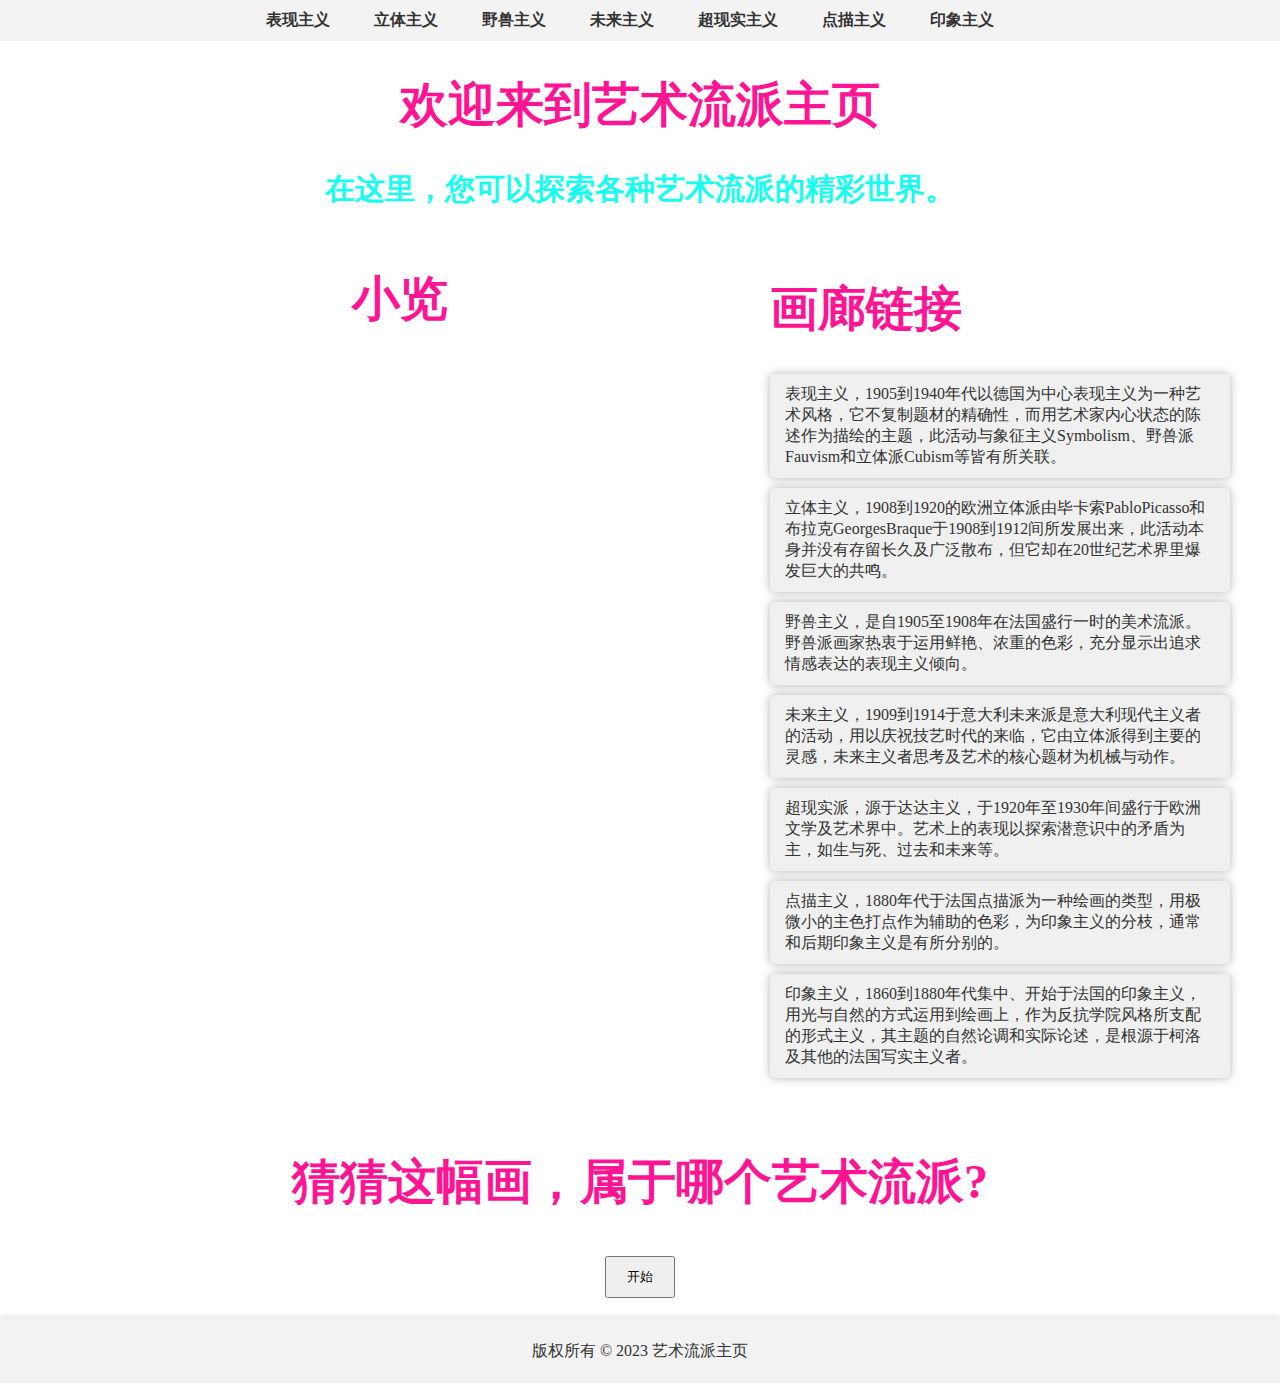
<file: index.html>
<!DOCTYPE html>
<html>
<head>
  <title>艺术流派</title>
  <link rel="stylesheet" type="text/css" href="css/styles.css">
  <link rel="icon" href="img/a.png" type="image/x-icon">

</head>
<body>
  
  <header>
    
      <ul>
        <li><a href="html/art1.html">表现主义</a></li>
        <li><a href="html/art2.html">立体主义</a></li>
        <li><a href="html/art3.html">野兽主义</a></li>
        <li><a href="html/art4.html">未来主义</a></li>
        <li><a href="html/art5.html">超现实主义</a></li>
        <li><a href="html/art6.html">点描主义</a></li>
        <li><a href="html/art7.html">印象主义</a></li>
      </ul>
    
  </header>

  <main>
    <h1>欢迎来到艺术流派主页</h1>
    <h2>在这里，您可以探索各种艺术流派的精彩世界。</h2>
    
    <div id="content"  class="container">
    <div class="carousel"  >
      <h1>小览</h1>
        <div class="carousel-item">
            <img src="img/biaoxian.webp" alt="表现主义">
            <div class="carousel-caption">表现主义</div>
        </div>

        <div class="carousel-item">
            <img src="img/liti.webp" alt="立体主义">
            <div class="carousel-caption">立体主义</div>
        </div>

        <div class="carousel-item">
            <img src="img/yeshou.webp" alt="野兽主义">
            <div class="carousel-caption">野兽主义</div>
        </div>

        <div class="carousel-item">
            <img src="img/weilai.webp" alt="未来主义">
            <div class="carousel-caption">未来主义</div>
        </div>

        <div class="carousel-item">
            <img src="img/chaoxianshi.webp" alt="超现实主义">
            <div class="carousel-caption">超现实主义</div>
        </div>

        <div class="carousel-item">
            <img src="img/dianmiao.webp" alt="点描主义">
            <div class="carousel-caption">点描主义</div>
        </div>

        <div class="carousel-item">
            <img src="img/yinxiang.webp" alt="印象主义">
            <div class="carousel-caption">印象主义</div>
        </div>

    </div>

    <div class="gallery-links">
      <h1>画廊链接</h1>
      
      <a href="https://www.ss.net.tw/paint-161.html#title" class="gallery-link">表现主义，1905到1940年代以德国为中心表现主义为一种艺术风格，它不复制题材的精确性，而用艺术家内心状态的陈述作为描绘的主题，此活动与象征主义Symbolism、野兽派Fauvism和立体派Cubism等皆有所关联。</a>
      <a href="https://www.ss.net.tw/paint-162.html#title" class="gallery-link">立体主义，1908到1920的欧洲立体派由毕卡索PabloPicasso和布拉克GeorgesBraque于1908到1912间所发展出来，此活动本身并没有存留长久及广泛散布，但它却在20世纪艺术界里爆发巨大的共鸣。</a>
      <a href="https://www.ss.net.tw/paint-166.html#title" class="gallery-link">野兽主义，是自1905至1908年在法国盛行一时的美术流派。野兽派画家热衷于运用鲜艳、浓重的色彩，充分显示出追求情感表达的表现主义倾向。</a>
      <a href="https://www.ss.net.tw/paint-163.html#title" class="gallery-link">未来主义，1909到1914于意大利未来派是意大利现代主义者的活动，用以庆祝技艺时代的来临，它由立体派得到主要的灵感，未来主义者思考及艺术的核心题材为机械与动作。</a>
      <a href="https://www.ss.net.tw/paint-165.html#title" class="gallery-link">超现实派，源于达达主义，于1920年至1930年间盛行于欧洲文学及艺术界中。艺术上的表现以探索潜意识中的矛盾为主，如生与死、过去和未来等。</a>
      <a href="https://www.ss.net.tw/paint-158.html#title" class="gallery-link">点描主义，1880年代于法国点描派为一种绘画的类型，用极微小的主色打点作为辅助的色彩，为印象主义的分枝，通常和后期印象主义是有所分别的。</a>
      <a href="https://www.ss.net.tw/paint-156.html#title" class="gallery-link">印象主义，1860到1880年代集中、开始于法国的印象主义，用光与自然的方式运用到绘画上，作为反抗学院风格所支配的形式主义，其主题的自然论调和实际论述，是根源于柯洛及其他的法国写实主义者。</a>
    </div>
  </div>
  <div id="artQuizGame">
    <h1>猜猜这幅画，属于哪个艺术流派?</h1>
    <div id="question"></div>
    <div id="choices"></div>
    <button id="startButton">开始</button>
</div>

    

  </main>

  <footer>
    <p>版权所有 &copy; 2023 艺术流派主页</p>
  </footer>


  <script src="styles.js"></script>
</body>
</html>
</file>
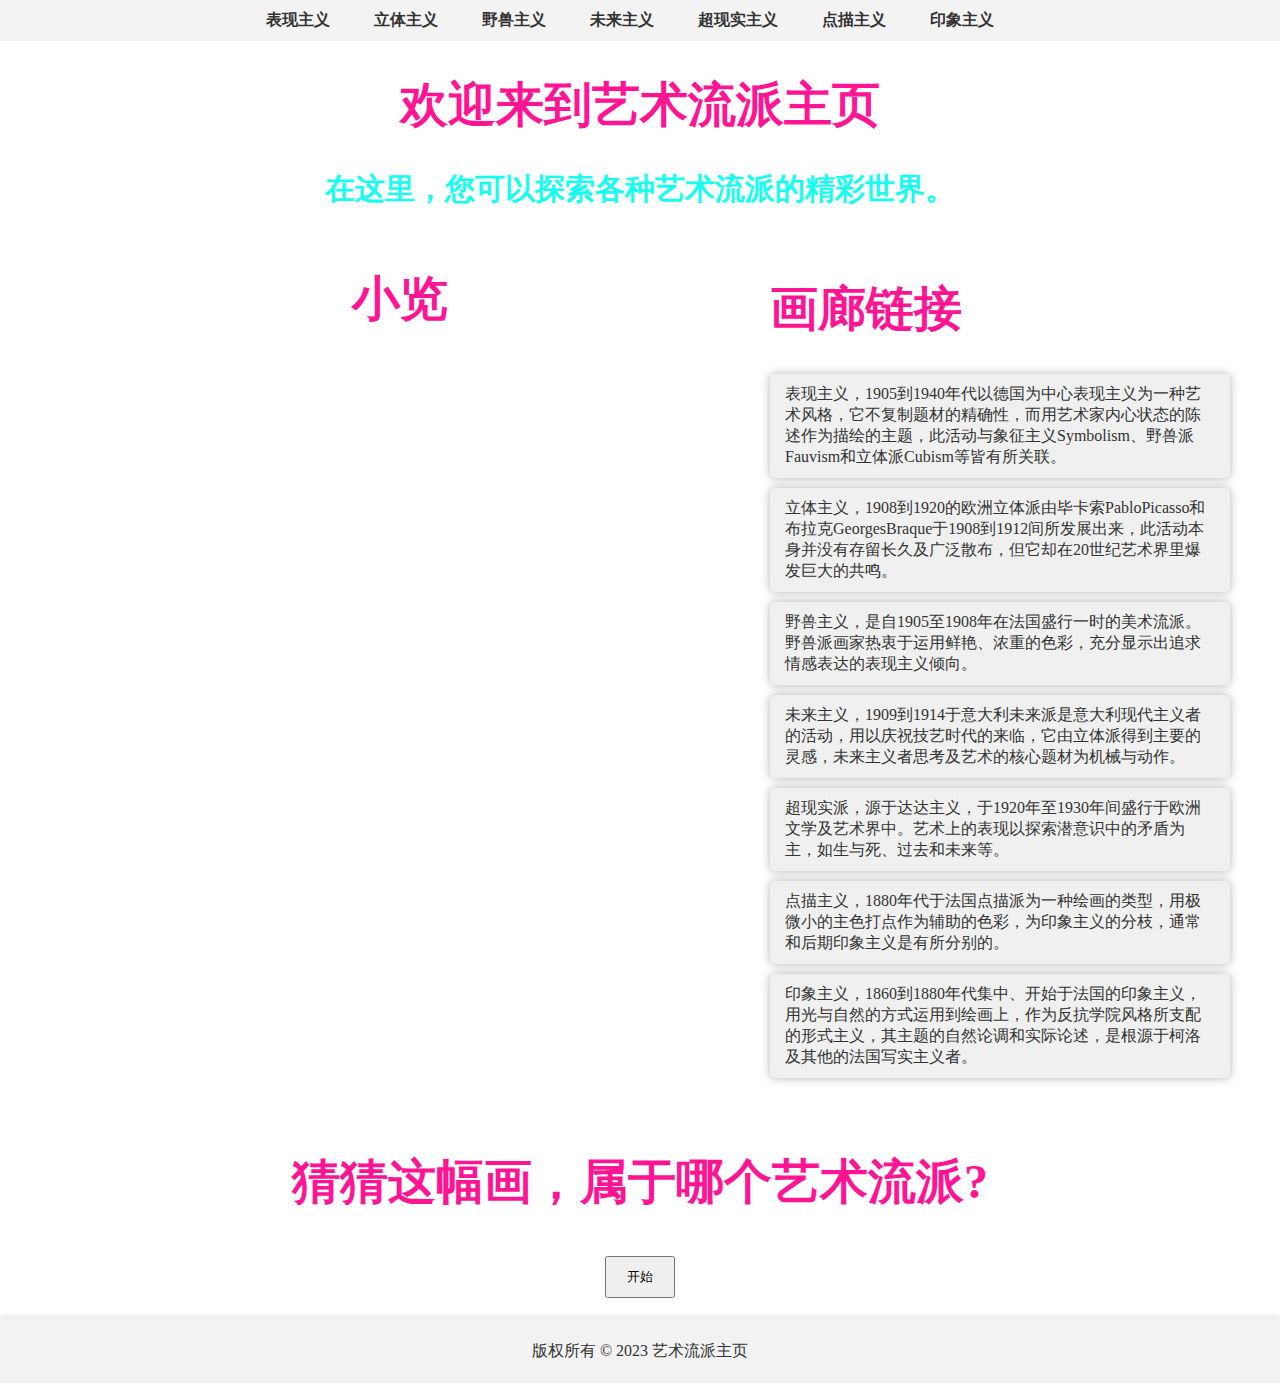
<file: main.html>
<!DOCTYPE html>
<html>
<head>
  <title>艺术流派</title>
  <link rel="stylesheet" type="text/css" href="css/styles.css">
  <link rel="icon" href="img/a.png" type="image/x-icon">

</head>
<body>
  
  <header>
    
      <ul>
        <li><a href="html/art1.html">表现主义</a></li>
        <li><a href="html/art2.html">立体主义</a></li>
        <li><a href="html/art3.html">野兽主义</a></li>
        <li><a href="html/art4.html">未来主义</a></li>
        <li><a href="html/art5.html">超现实主义</a></li>
        <li><a href="html/art6.html">点描主义</a></li>
        <li><a href="html/art7.html">印象主义</a></li>
      </ul>
    
  </header>

  <main>
    <h1>欢迎来到艺术流派主页</h1>
    <h2>在这里，您可以探索各种艺术流派的精彩世界。</h2>
    
    <div id="content"  class="container">
    <div class="carousel"  >
      <h1>小览</h1>
        <div class="carousel-item">
            <img src="img/biaoxian.webp" alt="表现主义">
            <div class="carousel-caption">表现主义</div>
        </div>

        <div class="carousel-item">
            <img src="img/liti.webp" alt="立体主义">
            <div class="carousel-caption">立体主义</div>
        </div>

        <div class="carousel-item">
            <img src="img/yeshou.webp" alt="野兽主义">
            <div class="carousel-caption">野兽主义</div>
        </div>

        <div class="carousel-item">
            <img src="img/weilai.webp" alt="未来主义">
            <div class="carousel-caption">未来主义</div>
        </div>

        <div class="carousel-item">
            <img src="img/chaoxianshi.webp" alt="超现实主义">
            <div class="carousel-caption">超现实主义</div>
        </div>

        <div class="carousel-item">
            <img src="img/dianmiao.webp" alt="点描主义">
            <div class="carousel-caption">点描主义</div>
        </div>

        <div class="carousel-item">
            <img src="img/yinxiang.webp" alt="印象主义">
            <div class="carousel-caption">印象主义</div>
        </div>

    </div>

    <div class="gallery-links">
      <h1>画廊链接</h1>
      
      <a href="https://www.ss.net.tw/paint-161.html#title" class="gallery-link">表现主义，1905到1940年代以德国为中心表现主义为一种艺术风格，它不复制题材的精确性，而用艺术家内心状态的陈述作为描绘的主题，此活动与象征主义Symbolism、野兽派Fauvism和立体派Cubism等皆有所关联。</a>
      <a href="https://www.ss.net.tw/paint-162.html#title" class="gallery-link">立体主义，1908到1920的欧洲立体派由毕卡索PabloPicasso和布拉克GeorgesBraque于1908到1912间所发展出来，此活动本身并没有存留长久及广泛散布，但它却在20世纪艺术界里爆发巨大的共鸣。</a>
      <a href="https://www.ss.net.tw/paint-166.html#title" class="gallery-link">野兽主义，是自1905至1908年在法国盛行一时的美术流派。野兽派画家热衷于运用鲜艳、浓重的色彩，充分显示出追求情感表达的表现主义倾向。</a>
      <a href="https://www.ss.net.tw/paint-163.html#title" class="gallery-link">未来主义，1909到1914于意大利未来派是意大利现代主义者的活动，用以庆祝技艺时代的来临，它由立体派得到主要的灵感，未来主义者思考及艺术的核心题材为机械与动作。</a>
      <a href="https://www.ss.net.tw/paint-165.html#title" class="gallery-link">超现实派，源于达达主义，于1920年至1930年间盛行于欧洲文学及艺术界中。艺术上的表现以探索潜意识中的矛盾为主，如生与死、过去和未来等。</a>
      <a href="https://www.ss.net.tw/paint-158.html#title" class="gallery-link">点描主义，1880年代于法国点描派为一种绘画的类型，用极微小的主色打点作为辅助的色彩，为印象主义的分枝，通常和后期印象主义是有所分别的。</a>
      <a href="https://www.ss.net.tw/paint-156.html#title" class="gallery-link">印象主义，1860到1880年代集中、开始于法国的印象主义，用光与自然的方式运用到绘画上，作为反抗学院风格所支配的形式主义，其主题的自然论调和实际论述，是根源于柯洛及其他的法国写实主义者。</a>
    </div>
  </div>
  <div id="artQuizGame">
    <h1>猜猜这幅画，属于哪个艺术流派?</h1>
    <div id="question"></div>
    <div id="choices"></div>
    <button id="startButton">开始</button>
</div>

    

  </main>

  <footer>
    <p>版权所有 &copy; 2023 艺术流派主页</p>
  </footer>


  <script src="styles.js"></script>
</body>
</html>
</file>
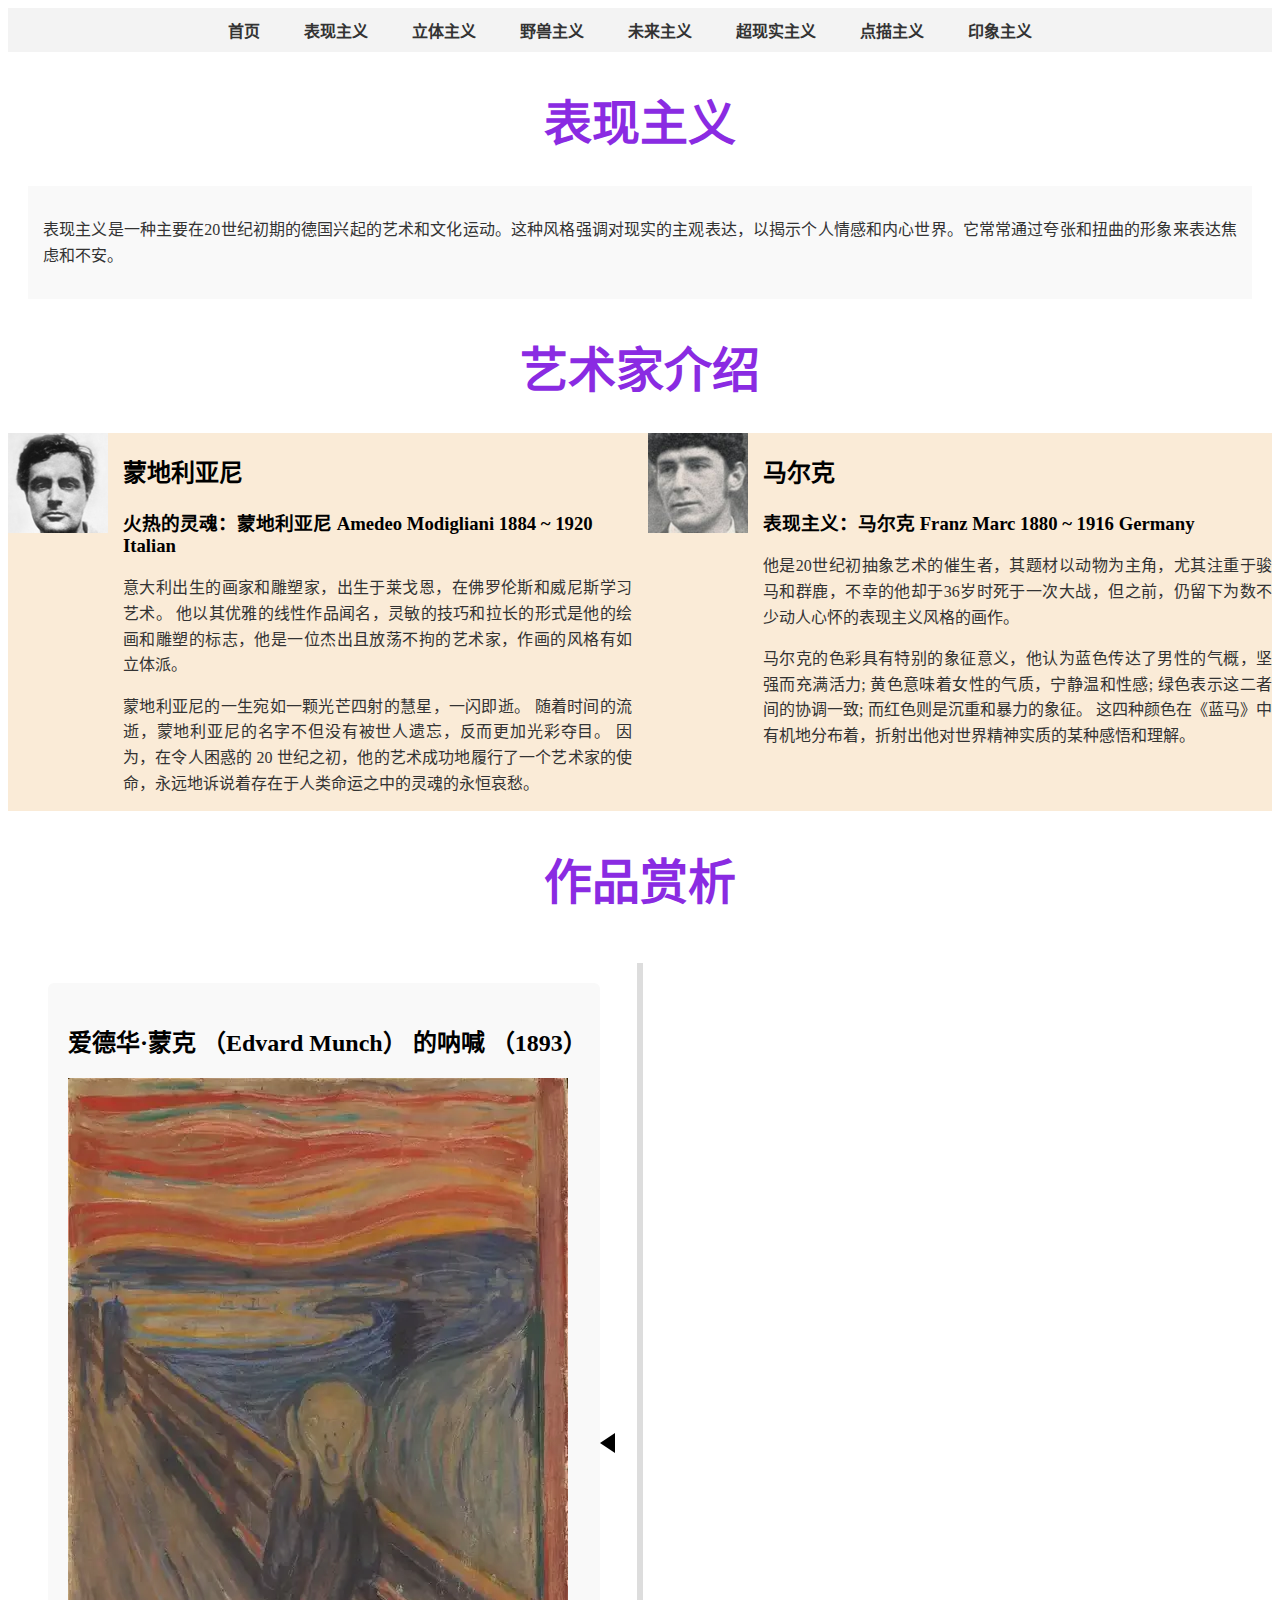
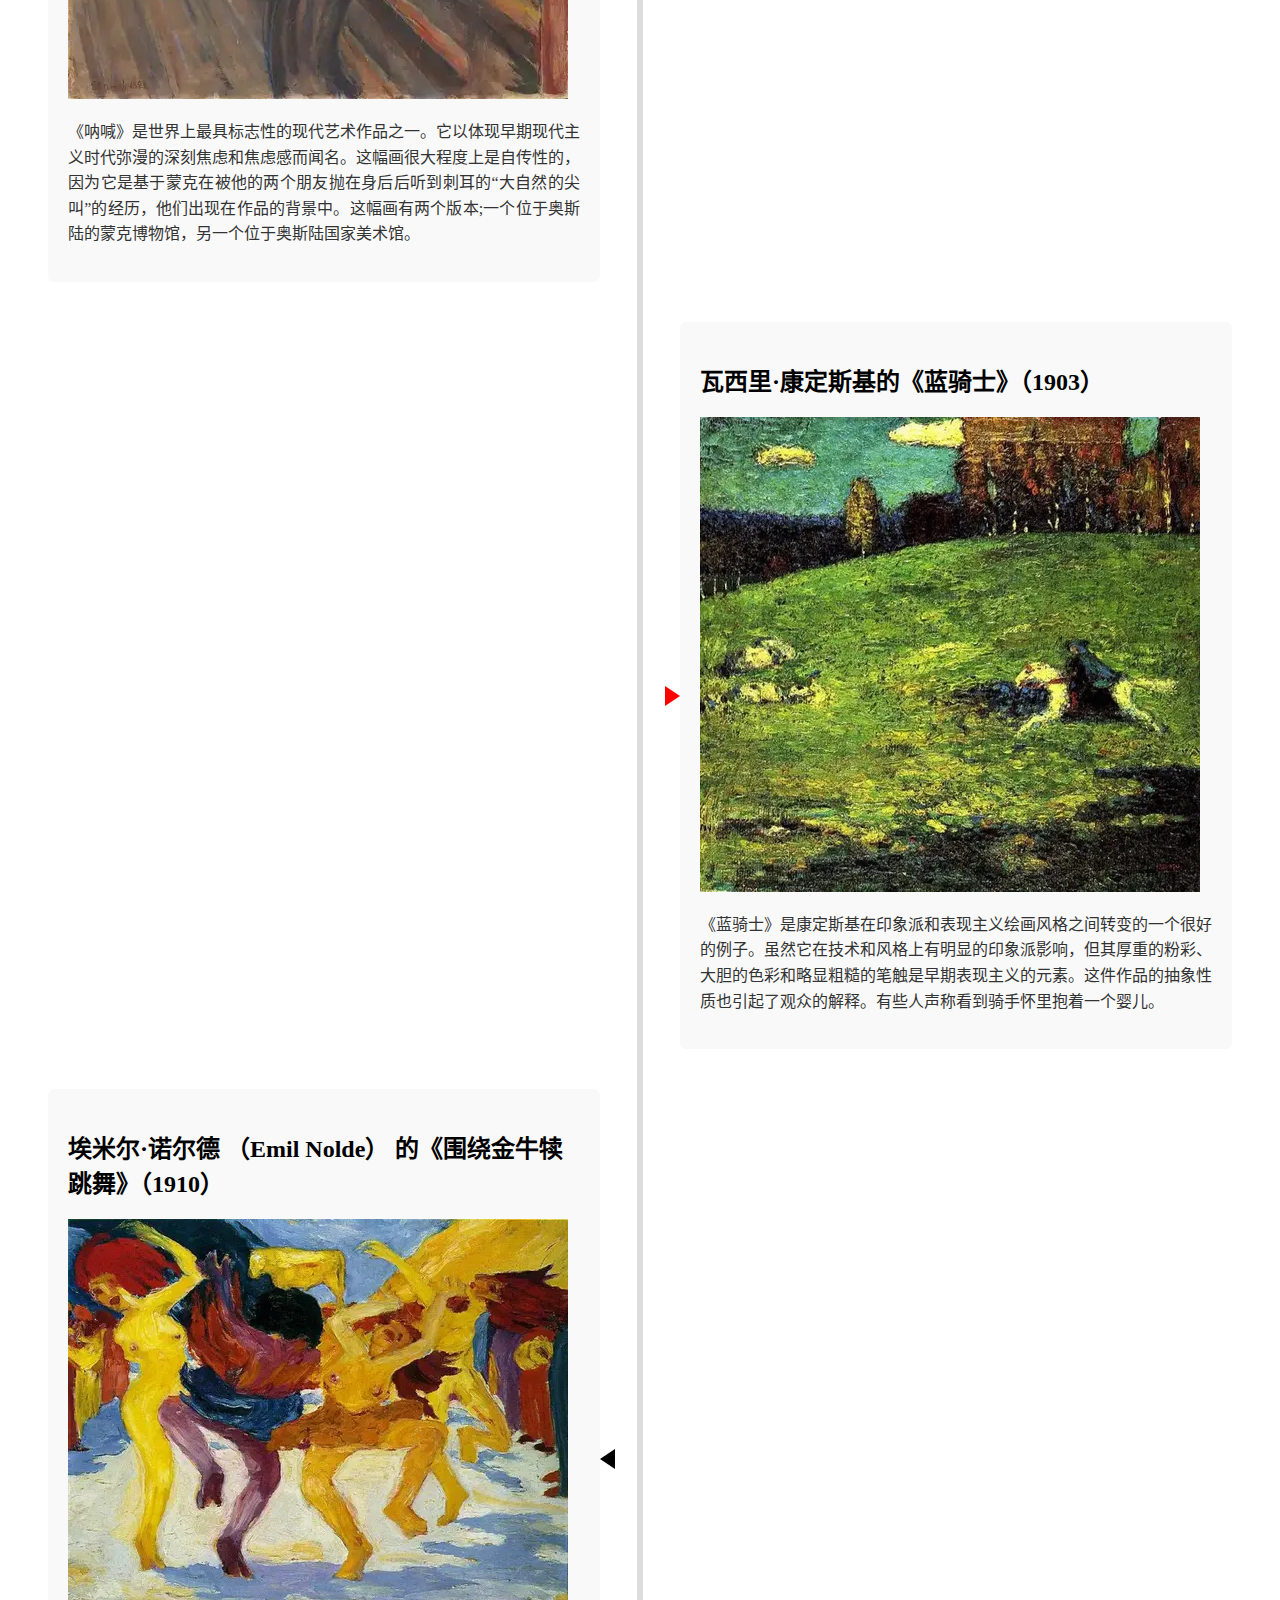
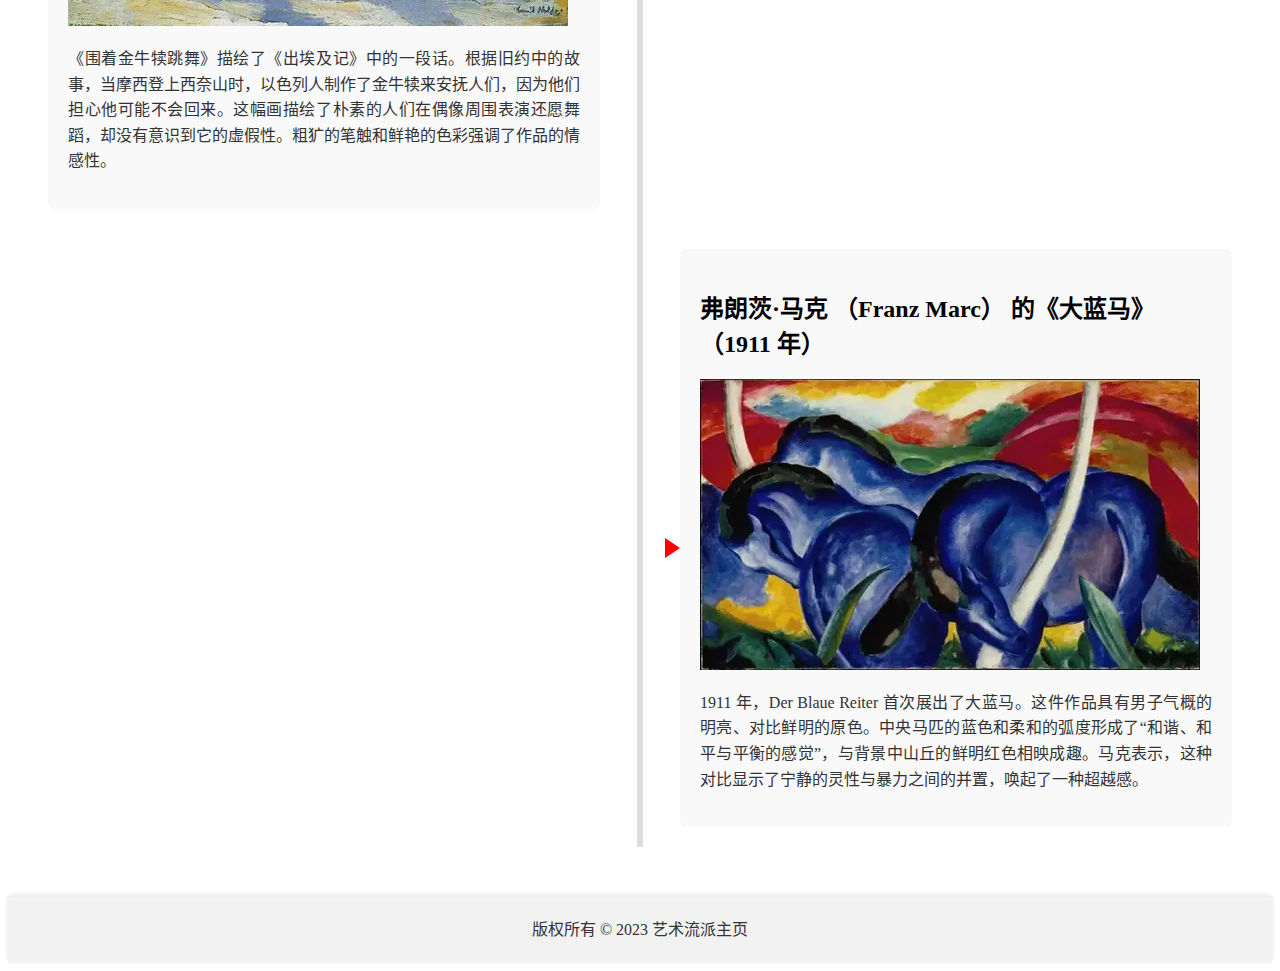
<file: html/art1.html>
<!DOCTYPE html>
<html lang="zh-CN">
<head>
    <meta charset="UTF-8">
    <title>表现主义 - 艺术流派</title>
    <link rel="stylesheet" href="../css/art.css"> 
    <link rel="icon" href="../img/a.png" type="image/x-icon">
</head>
<body>
    <header>
    
        <ul>
          <li><a href="../index.html">首页</a></li>
          <li><a href="art1.html">表现主义</a></li>
          <li><a href="art2.html">立体主义</a></li>
          <li><a href="art3.html">野兽主义</a></li>
          <li><a href="art4.html">未来主义</a></li>
          <li><a href="art5.html">超现实主义</a></li>
          <li><a href="art6.html">点描主义</a></li>
          <li><a href="art7.html">印象主义</a></li>
        </ul>
      
    </header>
  
    <main>
        <h1>表现主义</h1>
        
        <section class="introduction">
            <p>表现主义是一种主要在20世纪初期的德国兴起的艺术和文化运动。这种风格强调对现实的主观表达，以揭示个人情感和内心世界。它常常通过夸张和扭曲的形象来表达焦虑和不安。</p>
        </section>
        <h1>艺术家介绍</h1>

        <section class="artists">
           
            <div class="artist">
                <img src="../img/biaoxian/biaoxian1.jpg" alt="艺术家1">
                <div class="artist-info">
                    <h2>蒙地利亚尼</h2>
                    <h3>火热的灵魂：蒙地利亚尼 Amedeo Modigliani 1884 ~ 1920 Italian</h3>
                    <p>意大利出生的画家和雕塑家，出生于莱戈恩，在佛罗伦斯和威尼斯学习艺术。 他以其优雅的线性作品闻名，灵敏的技巧和拉长的形式是他的绘画和雕塑的标志，他是一位杰出且放荡不拘的艺术家，作画的风格有如立体派。</p>
                    <p>
                        蒙地利亚尼的一生宛如一颗光芒四射的慧星，一闪即逝。 随着时间的流逝，蒙地利亚尼的名字不但没有被世人遗忘，反而更加光彩夺目。 因为，在令人困惑的 20 世纪之初，他的艺术成功地履行了一个艺术家的使命，永远地诉说着存在于人类命运之中的灵魂的永恒哀愁。</p>
                </div>
            </div>
            <div class="artist">
                <img src="../img/biaoxian/biaoxian2.jpg" alt="艺术家2">
                <div class="artist-info">
                    <h2>马尔克</h2>
                    <h3>表现主义：马尔克 Franz Marc 1880 ~ 1916 Germany</h3>
                    <p>他是20世纪初抽象艺术的催生者，其题材以动物为主角，尤其注重于骏马和群鹿，不幸的他却于36岁时死于一次大战，但之前，仍留下为数不少动人心怀的表现主义风格的画作。</p>
                       <p >马尔克的色彩具有特别的象征意义，他认为蓝色传达了男性的气概，坚强而充满活力; 黄色意味着女性的气质，宁静温和性感; 绿色表示这二者间的协调一致; 而红色则是沉重和暴力的象征。 这四种颜色在《蓝马》中有机地分布着，折射出他对世界精神实质的某种感悟和理解。</p>

                </div>
            </div>
        </section>


        <h1>作品赏析</h1>

        <div class="timeline">
            <div class="timeline-item">
                <div class="timeline-content">
                    <h2>爱德华·蒙克 （Edvard Munch） 的呐喊 （1893）</h2>
                    <img src="../img/biaoxian/a.webp" alt="">
                    <p>《呐喊》是世界上最具标志性的现代艺术作品之一。它以体现早期现代主义时代弥漫的深刻焦虑和焦虑感而闻名。这幅画很大程度上是自传性的，因为它是基于蒙克在被他的两个朋友抛在身后后听到刺耳的“大自然的尖叫”的经历，他们出现在作品的背景中。这幅画有两个版本;一个位于奥斯陆的蒙克博物馆，另一个位于奥斯陆国家美术馆。</p>
                    
                </div>
            </div>

            <div class="timeline-item">
                <div class="timeline-content">
                    <h2>瓦西里·康定斯基的《蓝骑士》（1903）</h2>
                    <img src="../img/biaoxian/b.webp" alt="">
                    <p>《蓝骑士》是康定斯基在印象派和表现主义绘画风格之间转变的一个很好的例子。虽然它在技术和风格上有明显的印象派影响，但其厚重的粉彩、大胆的色彩和略显粗糙的笔触是早期表现主义的元素。这件作品的抽象性质也引起了观众的解释。有些人声称看到骑手怀里抱着一个婴儿。</p>
                </div>
            </div>
            <div class="timeline-item">
                <div class="timeline-content">
                    <h2>埃米尔·诺尔德 （Emil Nolde） 的《围绕金牛犊跳舞》（1910）</h2>
                    <img src="../img/biaoxian/c.webp" alt="">
                    <p>《围着金牛犊跳舞》描绘了《出埃及记》中的一段话。根据旧约中的故事，当摩西登上西奈山时，以色列人制作了金牛犊来安抚人们，因为他们担心他可能不会回来。这幅画描绘了朴素的人们在偶像周围表演还愿舞蹈，却没有意识到它的虚假性。粗犷的笔触和鲜艳的色彩强调了作品的情感性。</p>
                </div>
            </div>
            <div class="timeline-item">
                <div class="timeline-content">
                    <h2>弗朗茨·马克 （Franz Marc） 的《大蓝马》（1911 年）</h2>
                    <img src="../img/biaoxian/d.webp" alt="">
                    <p>1911 年，Der Blaue Reiter 首次展出了大蓝马。这件作品具有男子气概的明亮、对比鲜明的原色。中央马匹的蓝色和柔和的弧度形成了“和谐、和平与平衡的感觉”，与背景中山丘的鲜明红色相映成趣。马克表示，这种对比显示了宁静的灵性与暴力之间的并置，唤起了一种超越感。</p>
                </div>
            </div>
            
        
        </div>
        
        
    </main>

    <footer>
        <p>版权所有 &copy; 2023 艺术流派主页</p>
    </footer
</body>
</html>
</file>
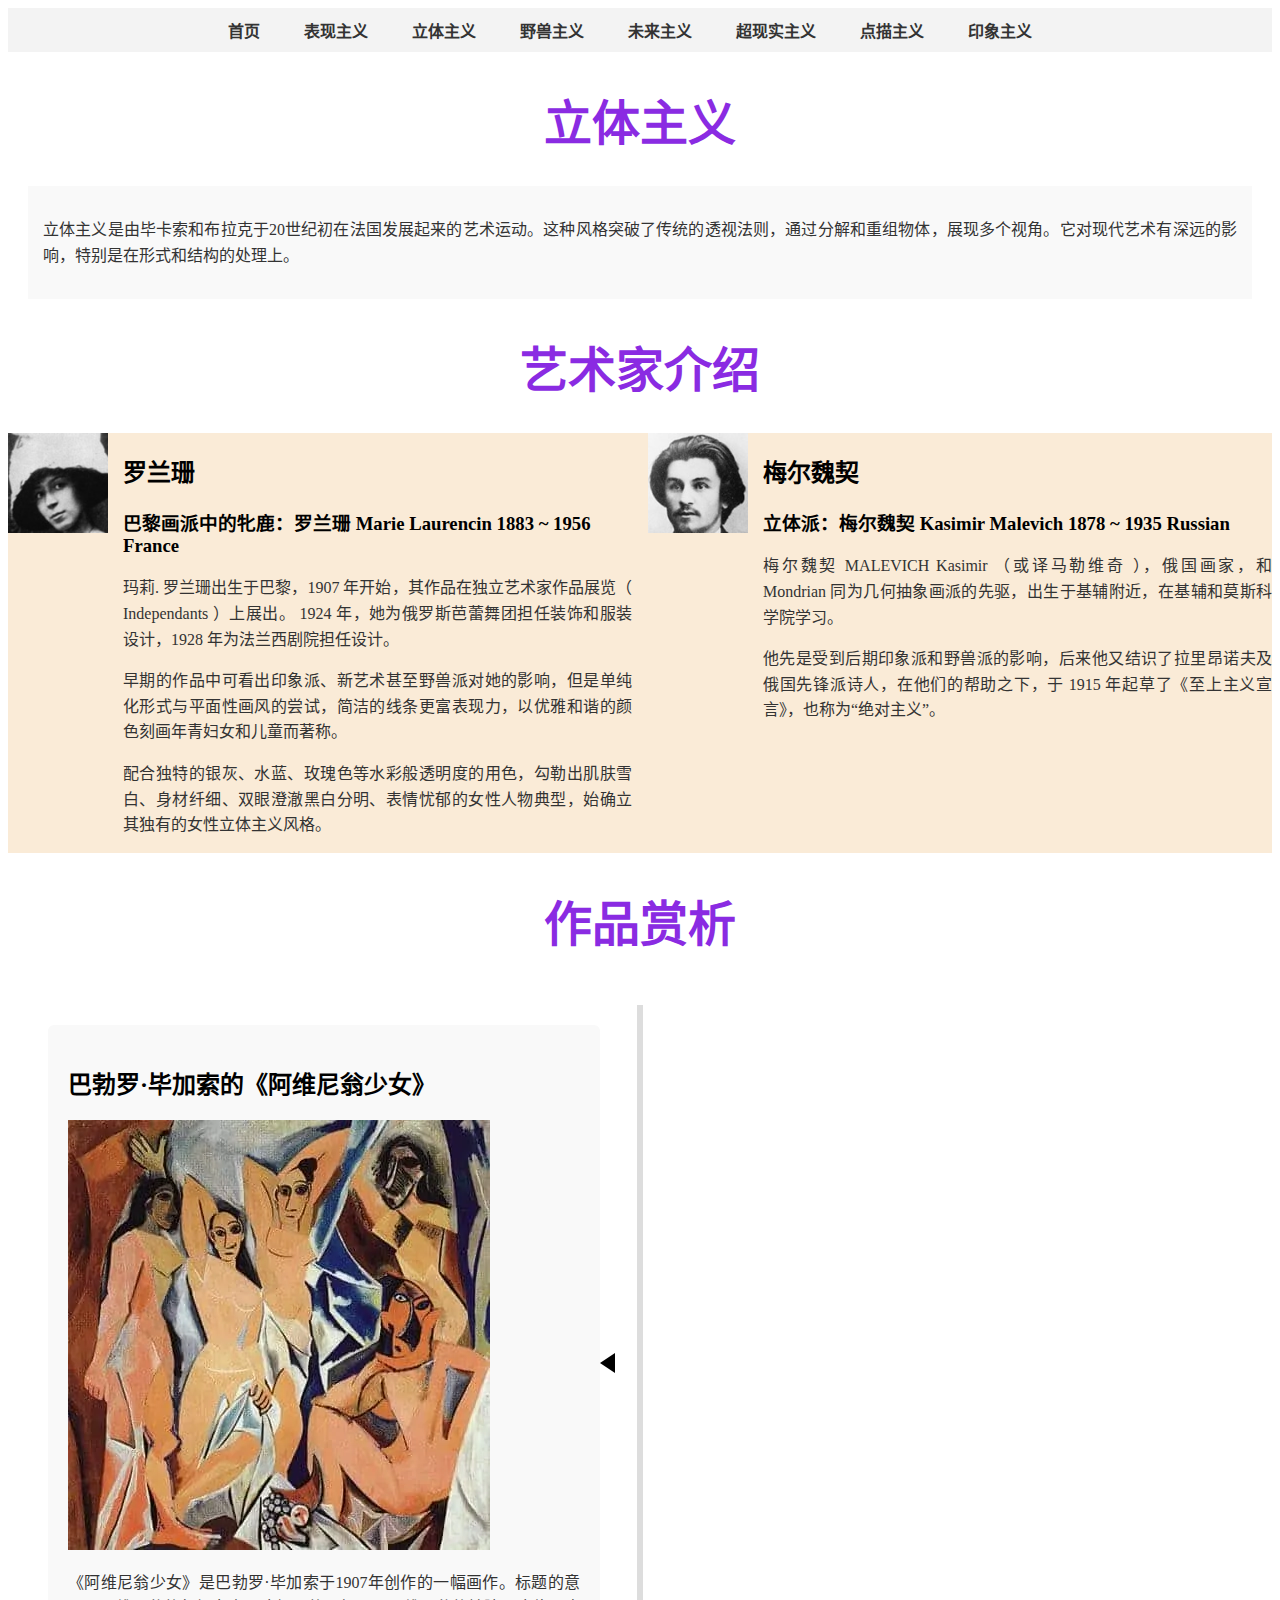
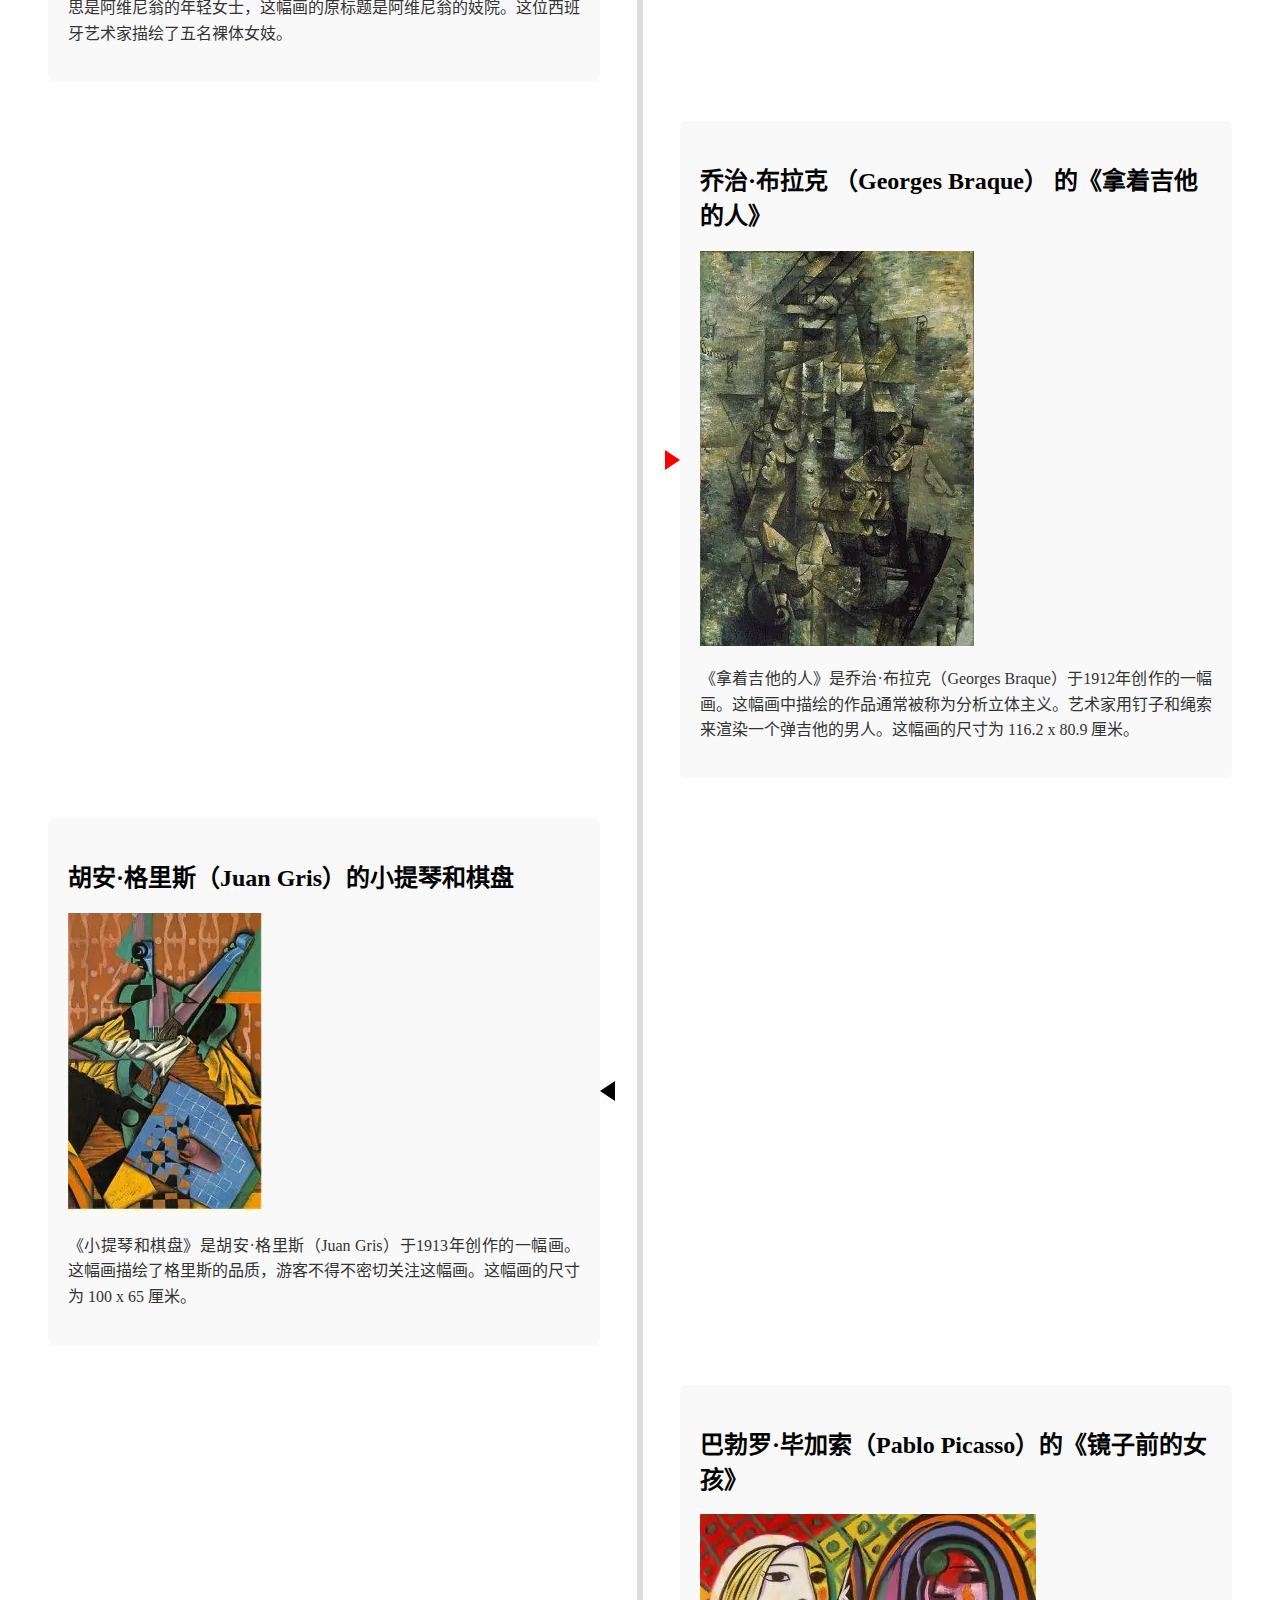
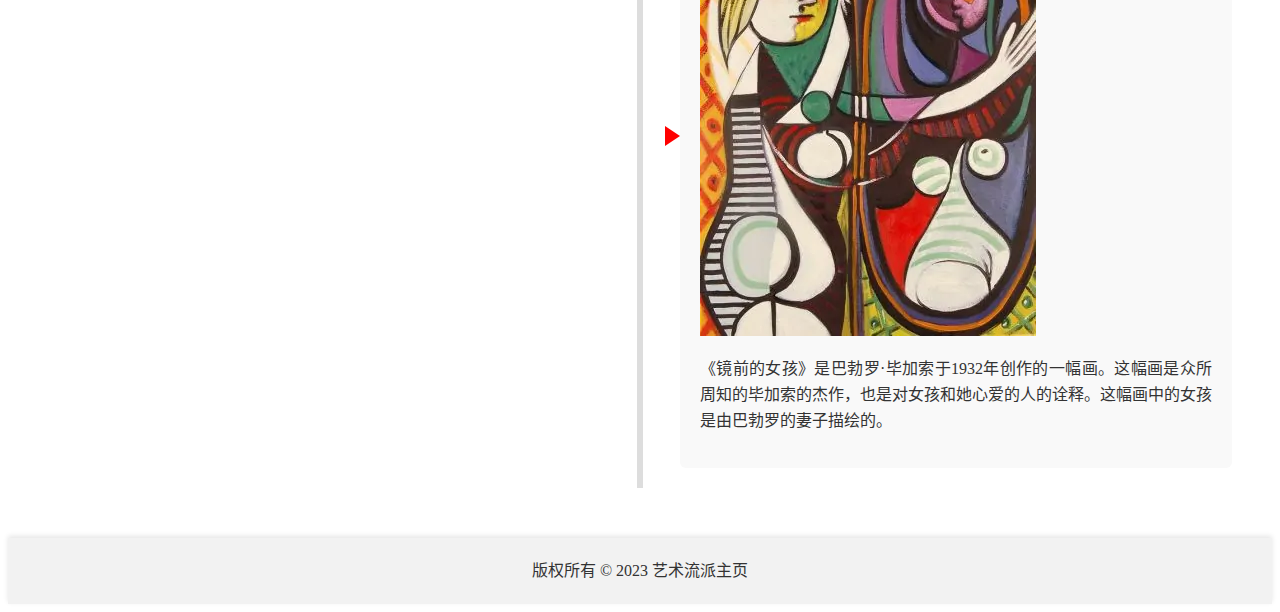
<file: html/art2.html>
<!DOCTYPE html>
<html lang="zh-CN">
<head>
    <meta charset="UTF-8">
    <title>立体主义 - 艺术流派</title>
    <link rel="stylesheet" href="../css/art.css"> 
    <link rel="icon" href="../img/a.png" type="image/x-icon">
</head>
<body>
    <header>
    
        <ul>
          <li><a href="../index.html">首页</a></li>
          <li><a href="art1.html">表现主义</a></li>
          <li><a href="art2.html">立体主义</a></li>
          <li><a href="art3.html">野兽主义</a></li>
          <li><a href="art4.html">未来主义</a></li>
          <li><a href="art5.html">超现实主义</a></li>
          <li><a href="art6.html">点描主义</a></li>
          <li><a href="art7.html">印象主义</a></li>
        </ul>
      
    </header>
  
    <main>
        <h1>立体主义</h1>
        
        <section class="introduction">
            <p>立体主义是由毕卡索和布拉克于20世纪初在法国发展起来的艺术运动。这种风格突破了传统的透视法则，通过分解和重组物体，展现多个视角。它对现代艺术有深远的影响，特别是在形式和结构的处理上。</p>
        </section>
        <h1>艺术家介绍</h1>

        <section class="artists">
           
            <div class="artist">
                <img src="../img/liti/liti1.jpg" alt="艺术家1">
                <div class="artist-info">
                    <h2>罗兰珊</h2>
                    <h3>巴黎画派中的牝鹿：罗兰珊 Marie Laurencin 1883 ~ 1956 France</h3>
                    <p>玛莉. 罗兰珊出生于巴黎，1907 年开始，其作品在独立艺术家作品展览（ Independants ）上展出。 1924 年，她为俄罗斯芭蕾舞团担任装饰和服装设计，1928 年为法兰西剧院担任设计。</p>
                    <p>
                        早期的作品中可看出印象派、新艺术甚至野兽派对她的影响，但是单纯化形式与平面性画风的尝试，简洁的线条更富表现力，以优雅和谐的颜色刻画年青妇女和儿童而著称。</p>


                        <p>配合独特的银灰、水蓝、玫瑰色等水彩般透明度的用色，勾勒出肌肤雪白、身材纤细、双眼澄澈黑白分明、表情忧郁的女性人物典型，始确立其独有的女性立体主义风格。</p>
                </div>
            </div>
            <div class="artist">
                <img src="../img/liti/liti2.jpg" alt="艺术家2">
                <div class="artist-info">
                    <h2>梅尔魏契</h2>
                    <h3>立体派：梅尔魏契 Kasimir Malevich 1878 ~ 1935 Russian</h3>
                    <p>梅尔魏契 MALEVICH Kasimir （或译马勒维奇 ），俄国画家，和 Mondrian 同为几何抽象画派的先驱，出生于基辅附近，在基辅和莫斯科学院学习。</p>
                       <p >他先是受到后期印象派和野兽派的影响，后来他又结识了拉里昂诺夫及俄国先锋派诗人，在他们的帮助之下，于 1915 年起草了《至上主义宣言》，也称为“绝对主义”。</p>

                </div>
            </div>
        </section>


        <h1>作品赏析</h1>

        <div class="timeline">
            <div class="timeline-item">
                <div class="timeline-content">
                    <h2>巴勃罗·毕加索的《阿维尼翁少女》</h2>
                    <img src="../img/liti/a.webp" alt="">
                    <p>《阿维尼翁少女》是巴勃罗·毕加索于1907年创作的一幅画作。标题的意思是阿维尼翁的年轻女士，这幅画的原标题是阿维尼翁的妓院。这位西班牙艺术家描绘了五名裸体女妓。</p>
                    
                </div>
            </div>

            <div class="timeline-item">
                <div class="timeline-content">
                    <h2>乔治·布拉克 （Georges Braque） 的《拿着吉他的人》</h2>
                    <img src="../img/liti/b.webp" alt="">
                    <p>《拿着吉他的人》是乔治·布拉克（Georges Braque）于1912年创作的一幅画。这幅画中描绘的作品通常被称为分析立体主义。艺术家用钉子和绳索来渲染一个弹吉他的男人。这幅画的尺寸为 116.2 x 80.9 厘米。</p>
                </div>
            </div>
            <div class="timeline-item">
                <div class="timeline-content">
                    <h2>胡安·格里斯（Juan Gris）的小提琴和棋盘</h2>
                    <img src="../img/liti/c.webp" alt="">
                    <p>《小提琴和棋盘》是胡安·格里斯（Juan Gris）于1913年创作的一幅画。这幅画描绘了格里斯的品质，游客不得不密切关注这幅画。这幅画的尺寸为 100 x 65 厘米。</p>
                </div>
            </div>
            <div class="timeline-item">
                <div class="timeline-content">
                    <h2>巴勃罗·毕加索（Pablo Picasso）的《镜子前的女孩》</h2>
                    <img src="../img/liti/d.webp" alt="">
                    <p>《镜前的女孩》是巴勃罗·毕加索于1932年创作的一幅画。这幅画是众所周知的毕加索的杰作，也是对女孩和她心爱的人的诠释。这幅画中的女孩是由巴勃罗的妻子描绘的。</p>
                </div>
            </div>
            
        
        </div>
        
        
    </main>

    <footer>
        <p>版权所有 &copy; 2023 艺术流派主页</p>
    </footer
</body>
</html>
</file>
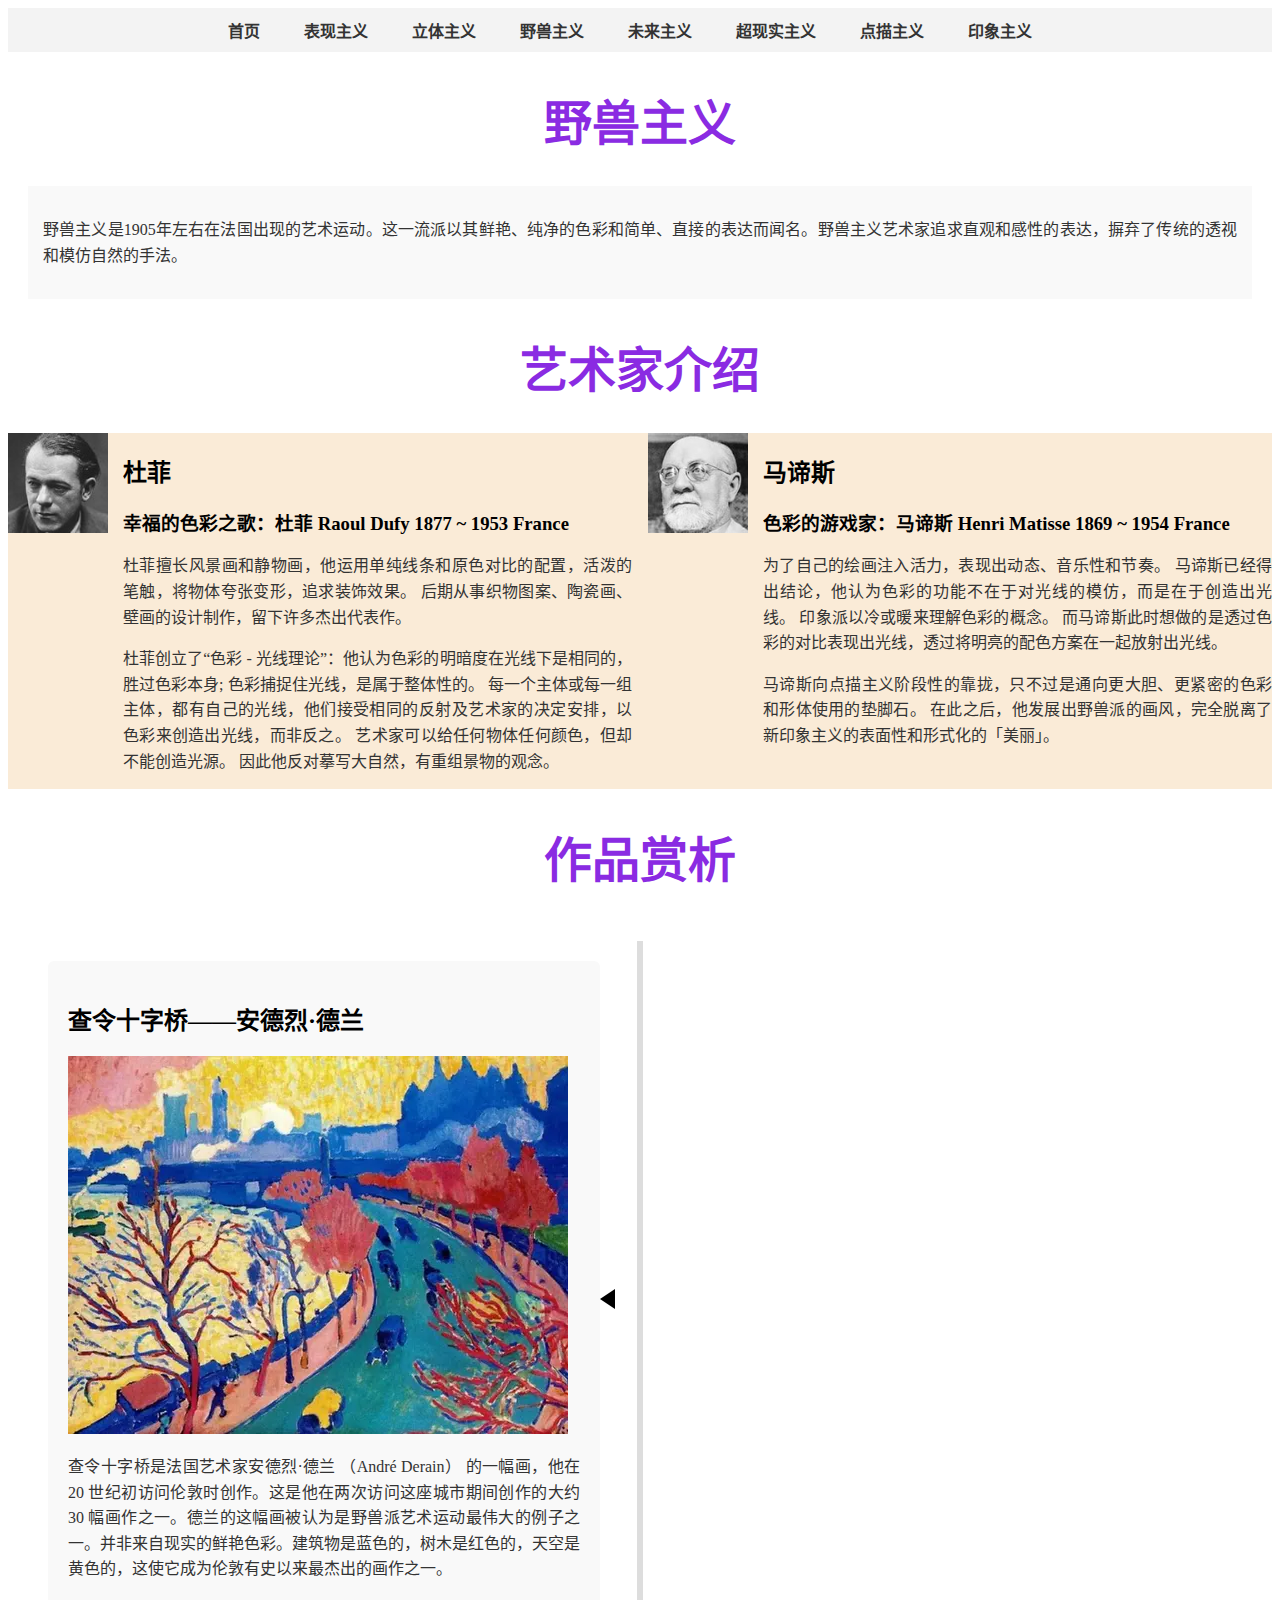
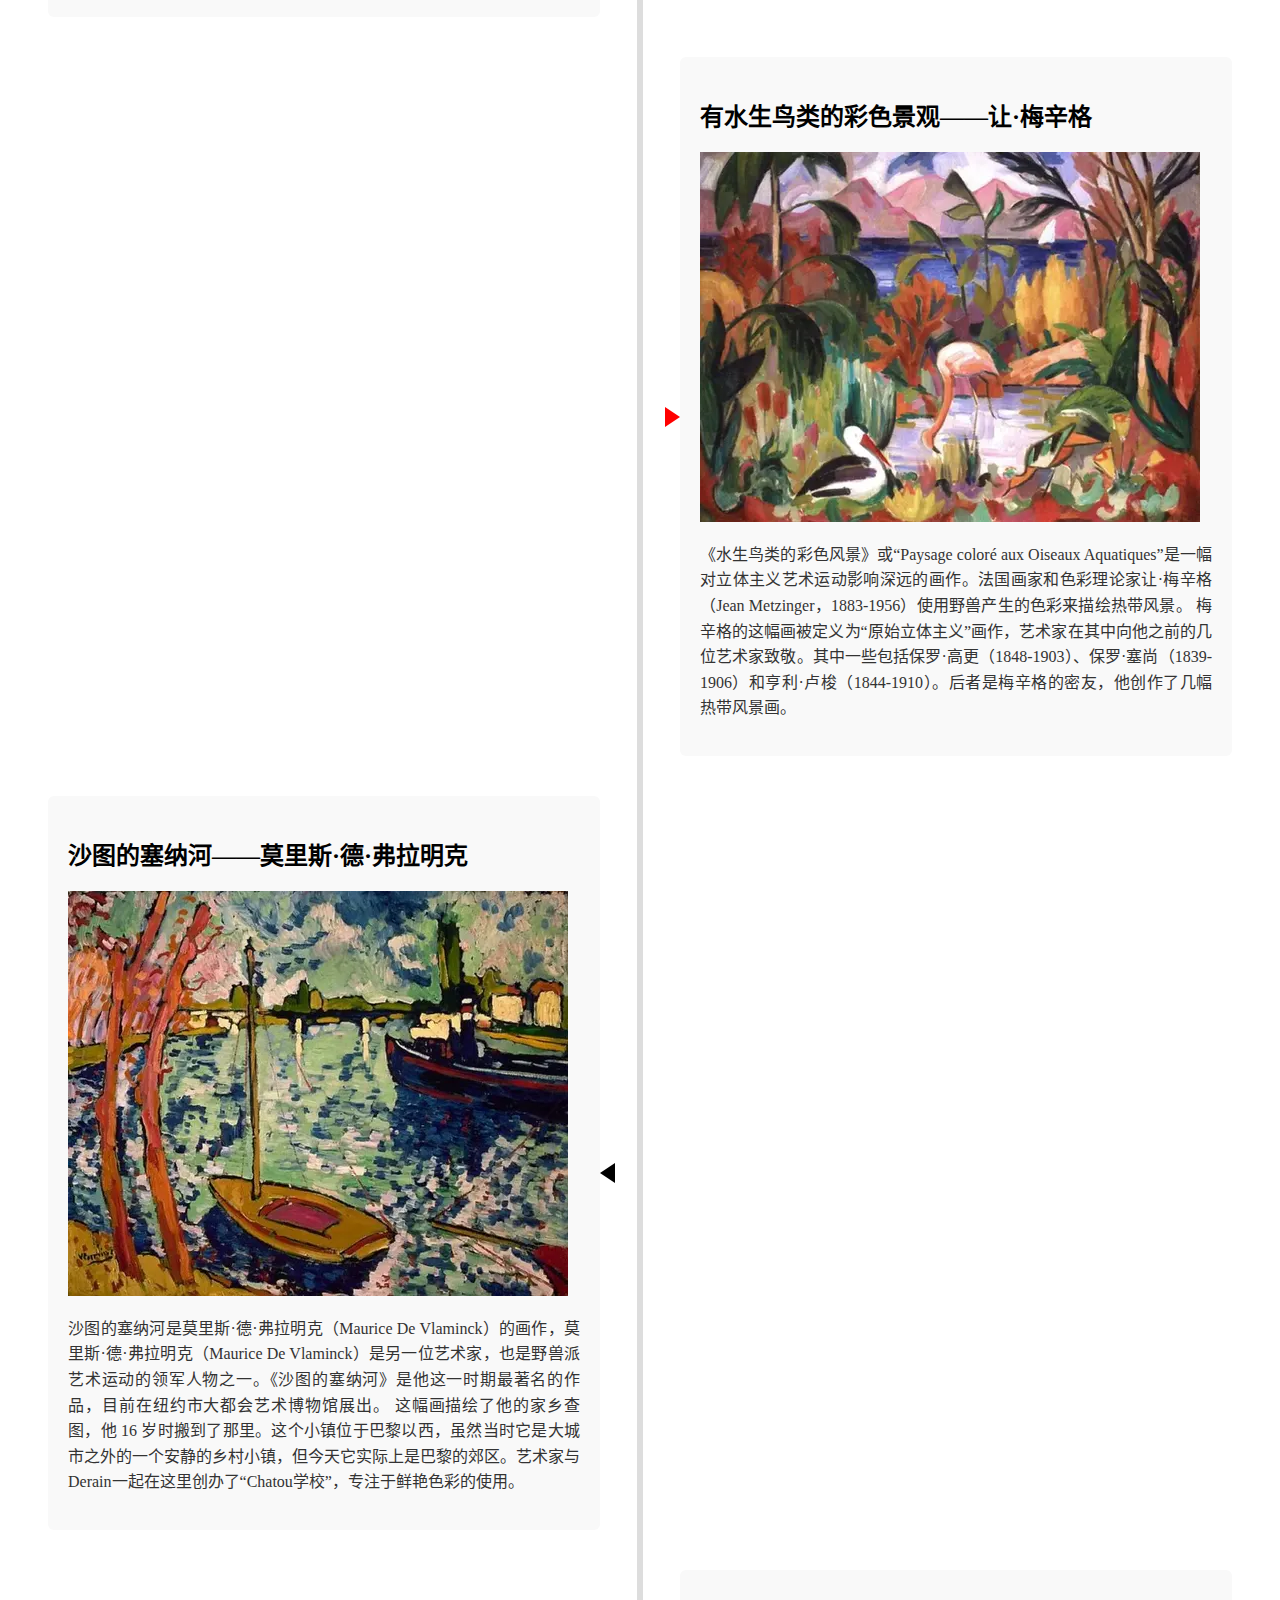
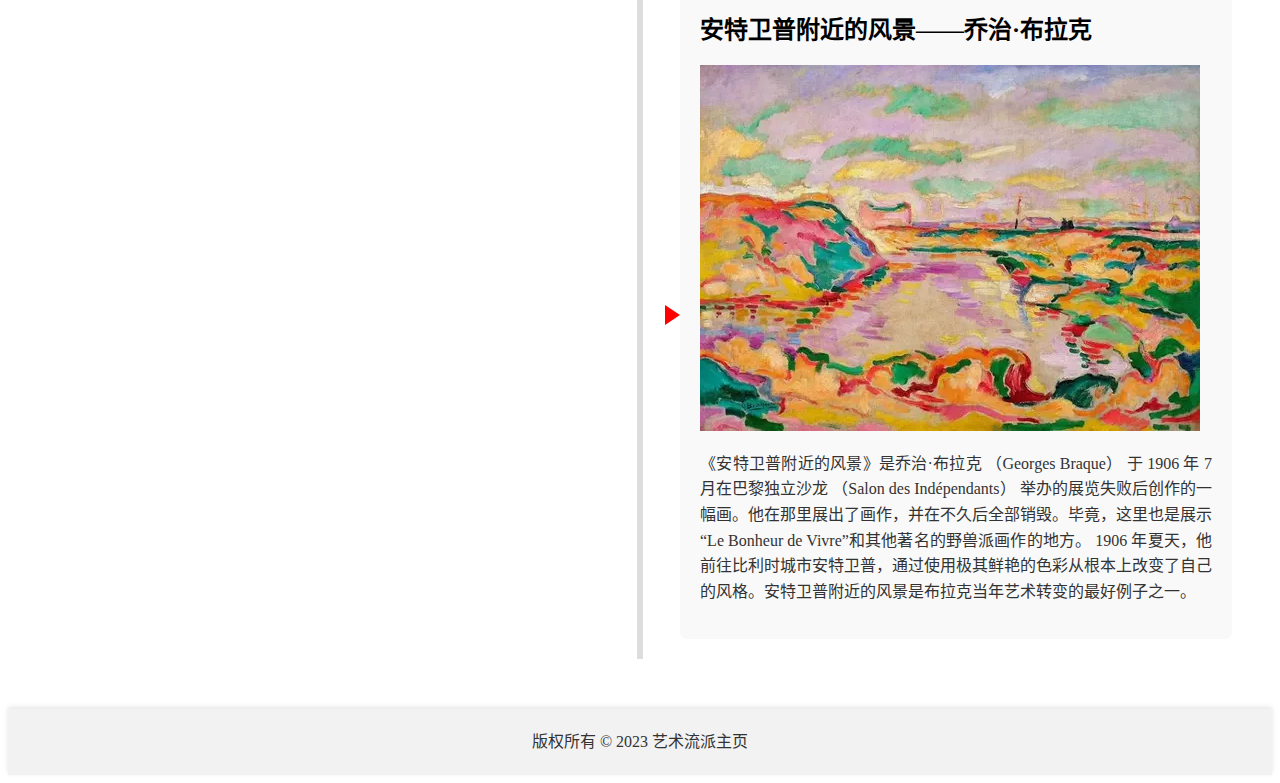
<file: html/art3.html>
<!DOCTYPE html>
<html lang="zh-CN">
<head>
    <meta charset="UTF-8">
    <title>野兽主义 - 艺术流派</title>
    <link rel="stylesheet" href="../css/art.css"> 
    <link rel="icon" href="../img/a.png" type="image/x-icon">
</head>
<body>
    <header>
    
        <ul>
          <li><a href="../index.html">首页</a></li>
          <li><a href="art1.html">表现主义</a></li>
          <li><a href="art2.html">立体主义</a></li>
          <li><a href="art3.html">野兽主义</a></li>
          <li><a href="art4.html">未来主义</a></li>
          <li><a href="art5.html">超现实主义</a></li>
          <li><a href="art6.html">点描主义</a></li>
          <li><a href="art7.html">印象主义</a></li>
        </ul>
      
    </header>
  
    <main>
        <h1>野兽主义</h1>
        
        <section class="introduction">
            <p>野兽主义是1905年左右在法国出现的艺术运动。这一流派以其鲜艳、纯净的色彩和简单、直接的表达而闻名。野兽主义艺术家追求直观和感性的表达，摒弃了传统的透视和模仿自然的手法。</p>
        </section>
        <h1>艺术家介绍</h1>

        <section class="artists">
           
            <div class="artist">
                <img src="../img/yeshou/yeshou1.jpg" alt="艺术家1">
                <div class="artist-info">
                    <h2>杜菲</h2>
                    <h3>幸福的色彩之歌：杜菲 Raoul Dufy 1877 ~ 1953 France</h3>
                    <p>杜菲擅长风景画和静物画，他运用单纯线条和原色对比的配置，活泼的笔触，将物体夸张变形，追求装饰效果。 后期从事织物图案、陶瓷画、壁画的设计制作，留下许多杰出代表作。</p>
                    <p>
                        杜菲创立了“色彩 - 光线理论”：他认为色彩的明暗度在光线下是相同的，胜过色彩本身; 色彩捕捉住光线，是属于整体性的。 每一个主体或每一组主体，都有自己的光线，他们接受相同的反射及艺术家的决定安排，以色彩来创造出光线，而非反之。 艺术家可以给任何物体任何颜色，但却不能创造光源。 因此他反对摹写大自然，有重组景物的观念。</p>
                </div>
            </div>
            <div class="artist">
                <img src="../img/yeshou/yeshou2.jpg" alt="艺术家2">
                <div class="artist-info">
                    <h2>马谛斯</h2>
                    <h3>色彩的游戏家：马谛斯 Henri Matisse 1869 ~ 1954 France</h3>
                    <p>为了自己的绘画注入活力，表现出动态、音乐性和节奏。 马谛斯已经得出结论，他认为色彩的功能不在于对光线的模仿，而是在于创造出光线。 印象派以冷或暖来理解色彩的概念。 而马谛斯此时想做的是透过色彩的对比表现出光线，透过将明亮的配色方案在一起放射出光线。</p>
                       <p >马谛斯向点描主义阶段性的靠拢，只不过是通向更大胆、更紧密的色彩和形体使用的垫脚石。 在此之后，他发展出野兽派的画风，完全脱离了新印象主义的表面性和形式化的「美丽」。</p>

                </div>
            </div>
        </section>


        <h1>作品赏析</h1>

        <div class="timeline">
            <div class="timeline-item">
                <div class="timeline-content">
                    <h2>查令十字桥——安德烈·德兰</h2>
                    <img src="../img/yeshou/a.webp" alt="">
                    <p>查令十字桥是法国艺术家安德烈·德兰 （André Derain） 的一幅画，他在 20 世纪初访问伦敦时创作。这是他在两次访问这座城市期间创作的大约 30 幅画作之一。德兰的这幅画被认为是野兽派艺术运动最伟大的例子之一。并非来自现实的鲜艳色彩。建筑物是蓝色的，树木是红色的，天空是黄色的，这使它成为伦敦有史以来最杰出的画作之一。</p>
                    
                </div>
            </div>

            <div class="timeline-item">
                <div class="timeline-content">
                    <h2>有水生鸟类的彩色景观——让·梅辛格</h2>
                    <img src="../img/yeshou/b.webp" alt="">
                    <p>《水生鸟类的彩色风景》或“Paysage coloré aux Oiseaux Aquatiques”是一幅对立体主义艺术运动影响深远的画作。法国画家和色彩理论家让·梅辛格（Jean Metzinger，1883-1956）使用野兽产生的色彩来描绘热带风景。

                        梅辛格的这幅画被定义为“原始立体主义”画作，艺术家在其中向他之前的几位艺术家致敬。其中一些包括保罗·高更（1848-1903）、保罗·塞尚（1839-1906）和亨利·卢梭（1844-1910）。后者是梅辛格的密友，他创作了几幅热带风景画。</p>
                </div>
            </div>
            <div class="timeline-item">
                <div class="timeline-content">
                    <h2>沙图的塞纳河——莫里斯·德·弗拉明克</h2>
                    <img src="../img/yeshou/c.webp" alt="">
                    <p>沙图的塞纳河是莫里斯·德·弗拉明克（Maurice De Vlaminck）的画作，莫里斯·德·弗拉明克（Maurice De Vlaminck）是另一位艺术家，也是野兽派艺术运动的领军人物之一。《沙图的塞纳河》是他这一时期最著名的作品，目前在纽约市大都会艺术博物馆展出。

                        这幅画描绘了他的家乡查图，他 16 岁时搬到了那里。这个小镇位于巴黎以西，虽然当时它是大城市之外的一个安静的乡村小镇，但今天它实际上是巴黎的郊区。艺术家与Derain一起在这里创办了“Chatou学校”，专注于鲜艳色彩的使用。</p>
                </div>
            </div>
            <div class="timeline-item">
                <div class="timeline-content">
                    <h2>安特卫普附近的风景——乔治·布拉克</h2>
                    <img src="../img/yeshou/d.webp" alt="">
                    <p>《安特卫普附近的风景》是乔治·布拉克 （Georges Braque） 于 1906 年 7 月在巴黎独立沙龙 （Salon des Indépendants） 举办的展览失败后创作的一幅画。他在那里展出了画作，并在不久后全部销毁。毕竟，这里也是展示“Le Bonheur de Vivre”和其他著名的野兽派画作的地方。

                        1906 年夏天，他前往比利时城市安特卫普，通过使用极其鲜艳的色彩从根本上改变了自己的风格。安特卫普附近的风景是布拉克当年艺术转变的最好例子之一。</p>
                </div>
            </div>
            
        
        </div>
        
        
    </main>

    <footer>
        <p>版权所有 &copy; 2023 艺术流派主页</p>
    </footer
</body>
</html>
</file>
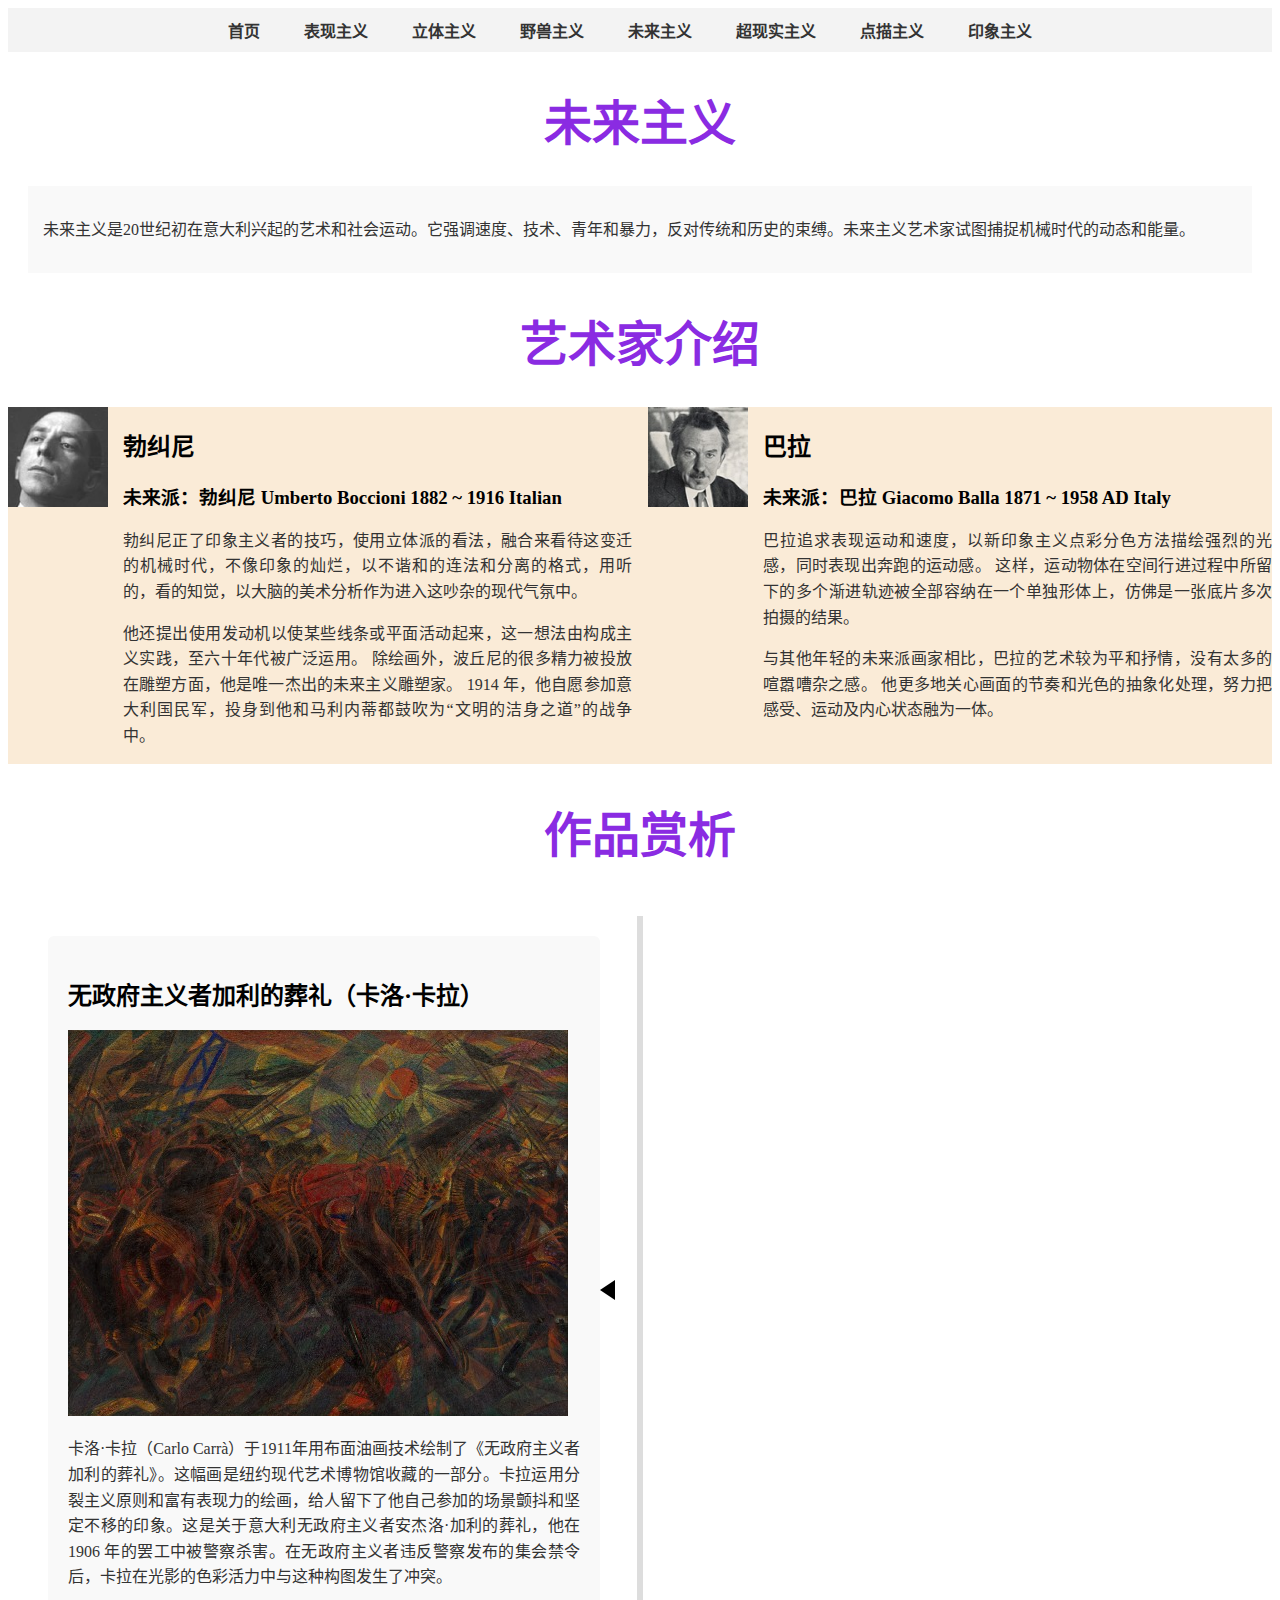
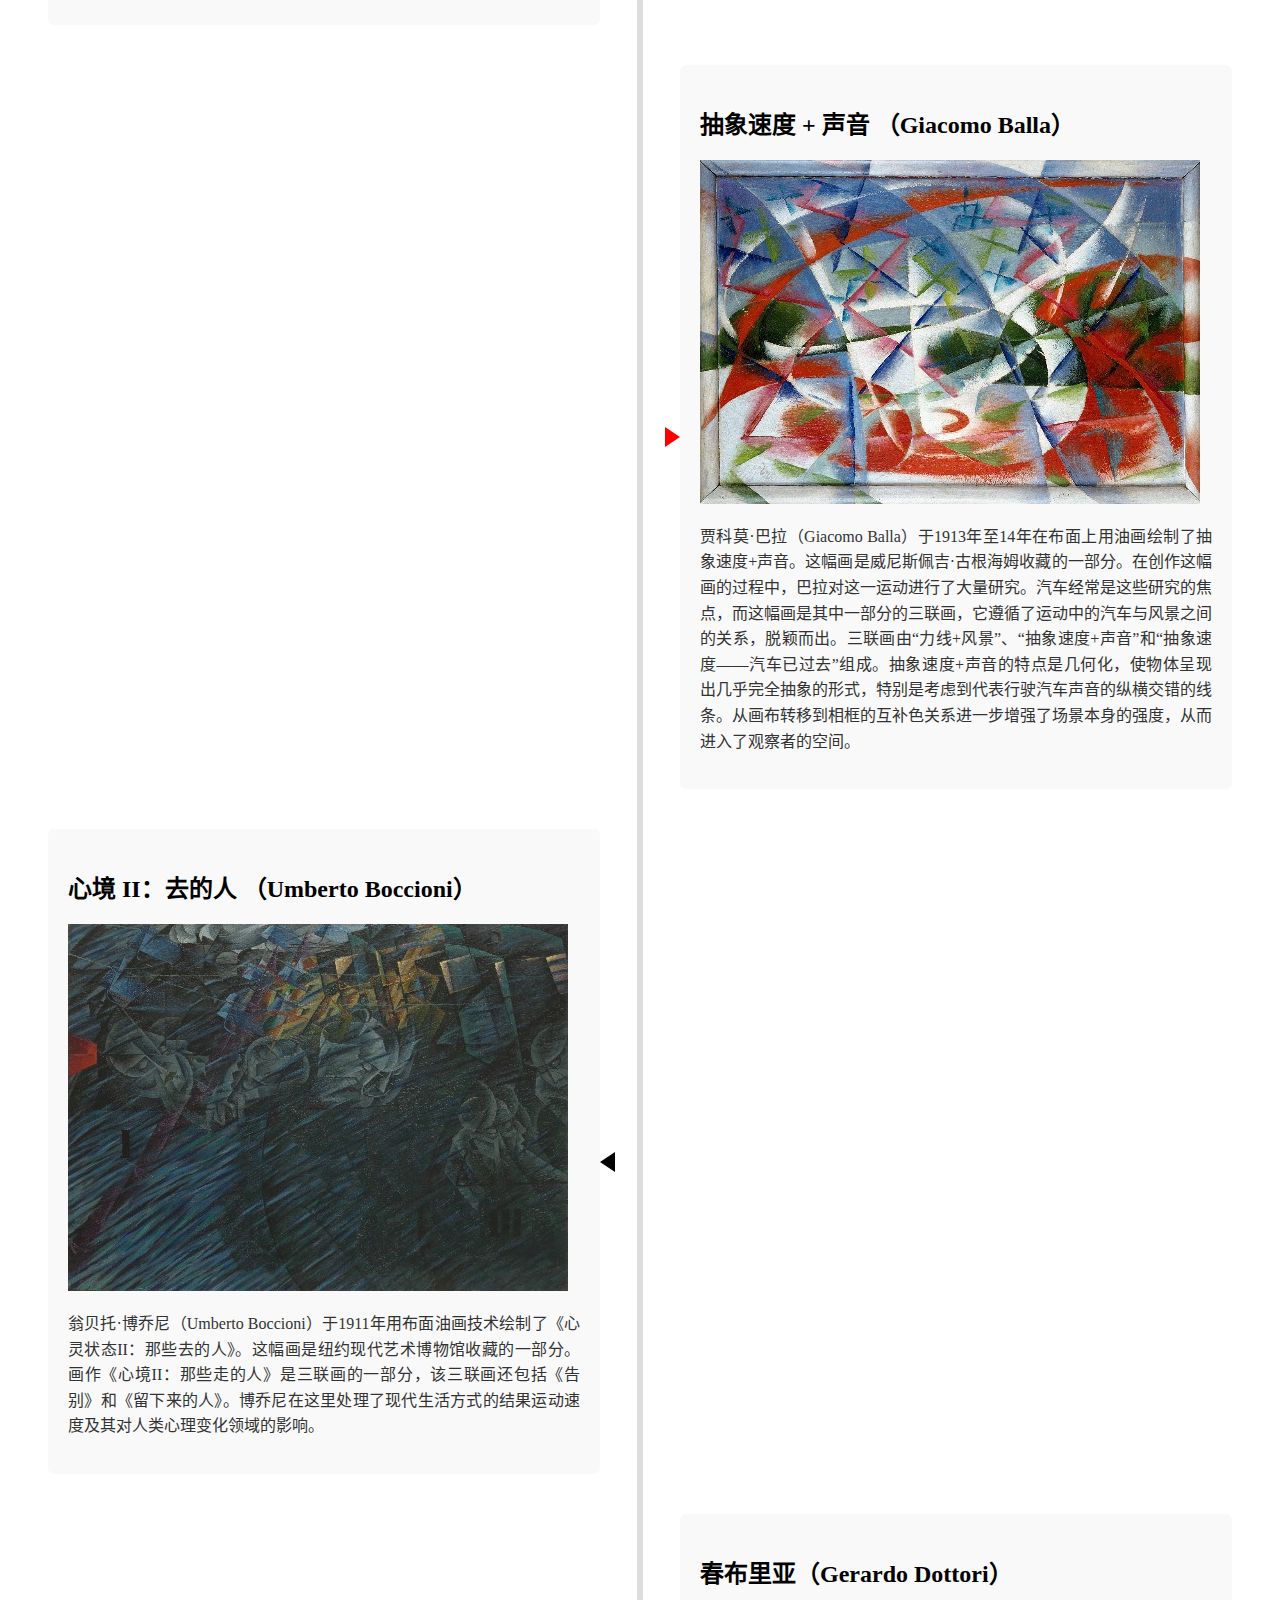
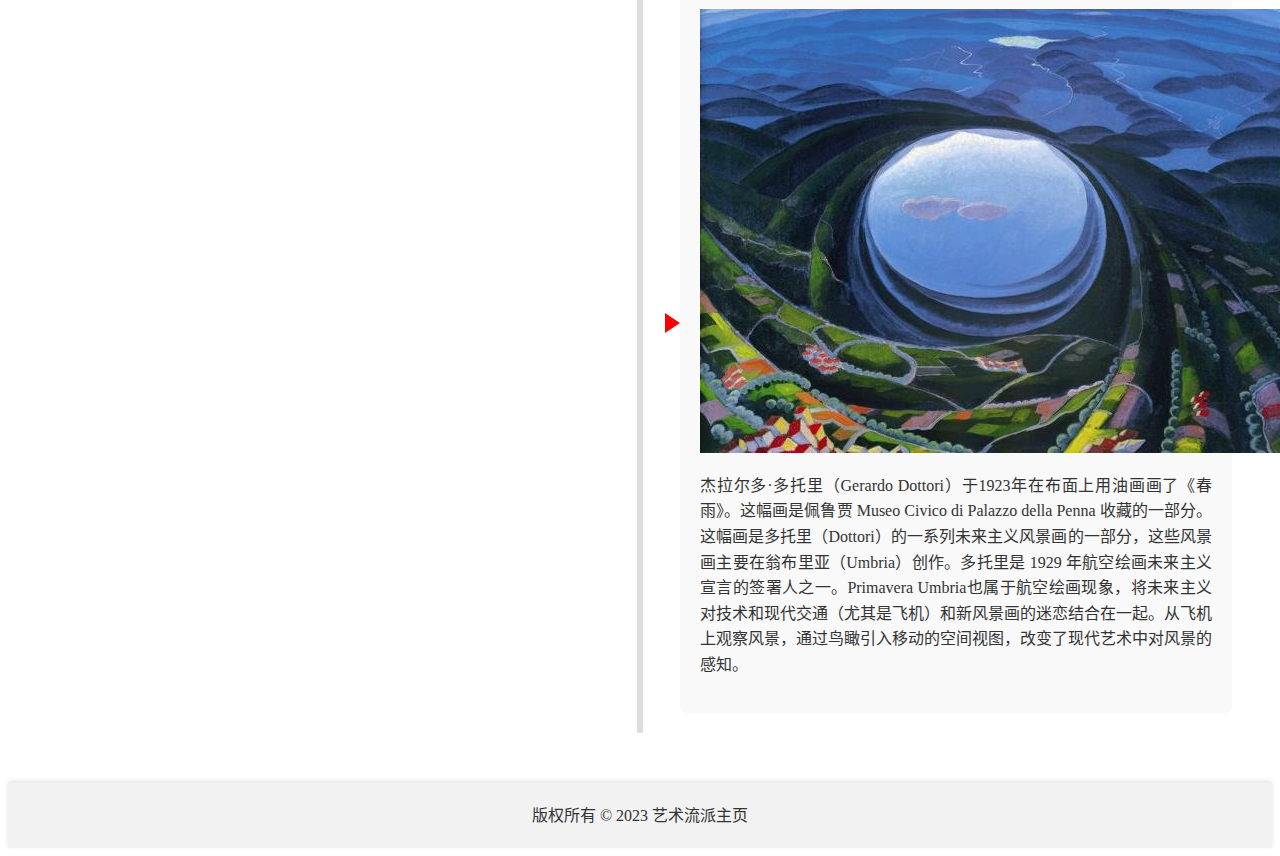
<file: html/art4.html>
<!DOCTYPE html>
<html lang="zh-CN">
<head>
    <meta charset="UTF-8">
    <title>未来主义 - 艺术流派</title>
    <link rel="stylesheet" href="../css/art.css"> 
    <link rel="icon" href="../img/a.png" type="image/x-icon">
</head>
<body>
    <header>
    
        <ul>
          <li><a href="../index.html">首页</a></li>
          <li><a href="art1.html">表现主义</a></li>
          <li><a href="art2.html">立体主义</a></li>
          <li><a href="art3.html">野兽主义</a></li>
          <li><a href="art4.html">未来主义</a></li>
          <li><a href="art5.html">超现实主义</a></li>
          <li><a href="art6.html">点描主义</a></li>
          <li><a href="art7.html">印象主义</a></li>
        </ul>
      
    </header>
  
    <main>
        <h1>未来主义</h1>
        
        <section class="introduction">
            <p>未来主义是20世纪初在意大利兴起的艺术和社会运动。它强调速度、技术、青年和暴力，反对传统和历史的束缚。未来主义艺术家试图捕捉机械时代的动态和能量。</p>
        </section>
        <h1>艺术家介绍</h1>

        <section class="artists">
           
            <div class="artist">
                <img src="../img/weilai/weilai1.jpg" alt="艺术家1">
                <div class="artist-info">
                    <h2>勃纠尼</h2>
                    <h3>未来派：勃纠尼 Umberto Boccioni 1882 ~ 1916 Italian</h3>
                    <p>勃纠尼正了印象主义者的技巧，使用立体派的看法，融合来看待这变迁的机械时代，不像印象的灿烂，以不谐和的连法和分离的格式，用听的，看的知觉，以大脑的美术分析作为进入这吵杂的现代气氛中。</p>
                    <p>
                        他还提出使用发动机以使某些线条或平面活动起来，这一想法由构成主义实践，至六十年代被广泛运用。 除绘画外，波丘尼的很多精力被投放在雕塑方面，他是唯一杰出的未来主义雕塑家。 1914 年，他自愿参加意大利国民军，投身到他和马利内蒂都鼓吹为“文明的洁身之道”的战争中。</p>
                </div>
            </div>
            <div class="artist">
                <img src="../img/weilai/weilai2.jpg" alt="艺术家2">
                <div class="artist-info">
                    <h2>巴拉</h2>
                    <h3>未来派：巴拉 Giacomo Balla 1871 ~ 1958 AD Italy</h3>
                    <p>巴拉追求表现运动和速度，以新印象主义点彩分色方法描绘强烈的光感，同时表现出奔跑的运动感。 这样，运动物体在空间行进过程中所留下的多个渐进轨迹被全部容纳在一个单独形体上，仿佛是一张底片多次拍摄的结果。</p>
                       <p >与其他年轻的未来派画家相比，巴拉的艺术较为平和抒情，没有太多的喧嚣嘈杂之感。 他更多地关心画面的节奏和光色的抽象化处理，努力把感受、运动及内心状态融为一体。</p>

                </div>
            </div>
        </section>


        <h1>作品赏析</h1>

        <div class="timeline">
            <div class="timeline-item">
                <div class="timeline-content">
                    <h2>无政府主义者加利的葬礼（卡洛·卡拉）</h2>
                    <img src="../img/weilai/a.jpg" alt="">
                    <p>卡洛·卡拉（Carlo Carrà）于1911年用布面油画技术绘制了《无政府主义者加利的葬礼》。这幅画是纽约现代艺术博物馆收藏的一部分。卡拉运用分裂主义原则和富有表现力的绘画，给人留下了他自己参加的场景颤抖和坚定不移的印象。这是关于意大利无政府主义者安杰洛·加利的葬礼，他在 1906 年的罢工中被警察杀害。在无政府主义者违反警察发布的集会禁令后，卡拉在光影的色彩活力中与这种构图发生了冲突。</p>
                    
                </div>
            </div>

            <div class="timeline-item">
                <div class="timeline-content">
                    <h2>抽象速度 + 声音 （Giacomo Balla）</h2>
                    <img src="../img/weilai/b.jpg" alt="">
                    <p>贾科莫·巴拉（Giacomo Balla）于1913年至14年在布面上用油画绘制了抽象速度+声音。这幅画是威尼斯佩吉·古根海姆收藏的一部分。在创作这幅画的过程中，巴拉对这一运动进行了大量研究。汽车经常是这些研究的焦点，而这幅画是其中一部分的三联画，它遵循了运动中的汽车与风景之间的关系，脱颖而出。三联画由“力线+风景”、“抽象速度+声音”和“抽象速度——汽车已过去”组成。抽象速度+声音的特点是几何化，使物体呈现出几乎完全抽象的形式，特别是考虑到代表行驶汽车声音的纵横交错的线条。从画布转移到相框的互补色关系进一步增强了场景本身的强度，从而进入了观察者的空间。</p>
                </div>
            </div>
            <div class="timeline-item">
                <div class="timeline-content">
                    <h2>心境 II：去的人 （Umberto Boccioni）</h2>
                    <img src="../img/weilai/c.jpg" alt="">
                    <p>翁贝托·博乔尼（Umberto Boccioni）于1911年用布面油画技术绘制了《心灵状态II：那些去的人》。这幅画是纽约现代艺术博物馆收藏的一部分。画作《心境II：那些走的人》是三联画的一部分，该三联画还包括《告别》和《留下来的人》。博乔尼在这里处理了现代生活方式的结果运动速度及其对人类心理变化领域的影响。</p>
                </div>
            </div>
            <div class="timeline-item">
                <div class="timeline-content">
                    <h2>春布里亚（Gerardo Dottori）</h2>
                    <img src="../img/weilai/d.jpg" alt="">
                    <p>杰拉尔多·多托里（Gerardo Dottori）于1923年在布面上用油画画了《春雨》。这幅画是佩鲁贾 Museo Civico di Palazzo della Penna 收藏的一部分。这幅画是多托里（Dottori）的一系列未来主义风景画的一部分，这些风景画主要在翁布里亚（Umbria）创作。多托里是 1929 年航空绘画未来主义宣言的签署人之一。Primavera Umbria也属于航空绘画现象，将未来主义对技术和现代交通（尤其是飞机）和新风景画的迷恋结合在一起。从飞机上观察风景，通过鸟瞰引入移动的空间视图，改变了现代艺术中对风景的感知。</p>
                </div>
            </div>
            
        
        </div>
        
        
    </main>

    <footer>
        <p>版权所有 &copy; 2023 艺术流派主页</p>
    </footer
</body>
</html>
</file>
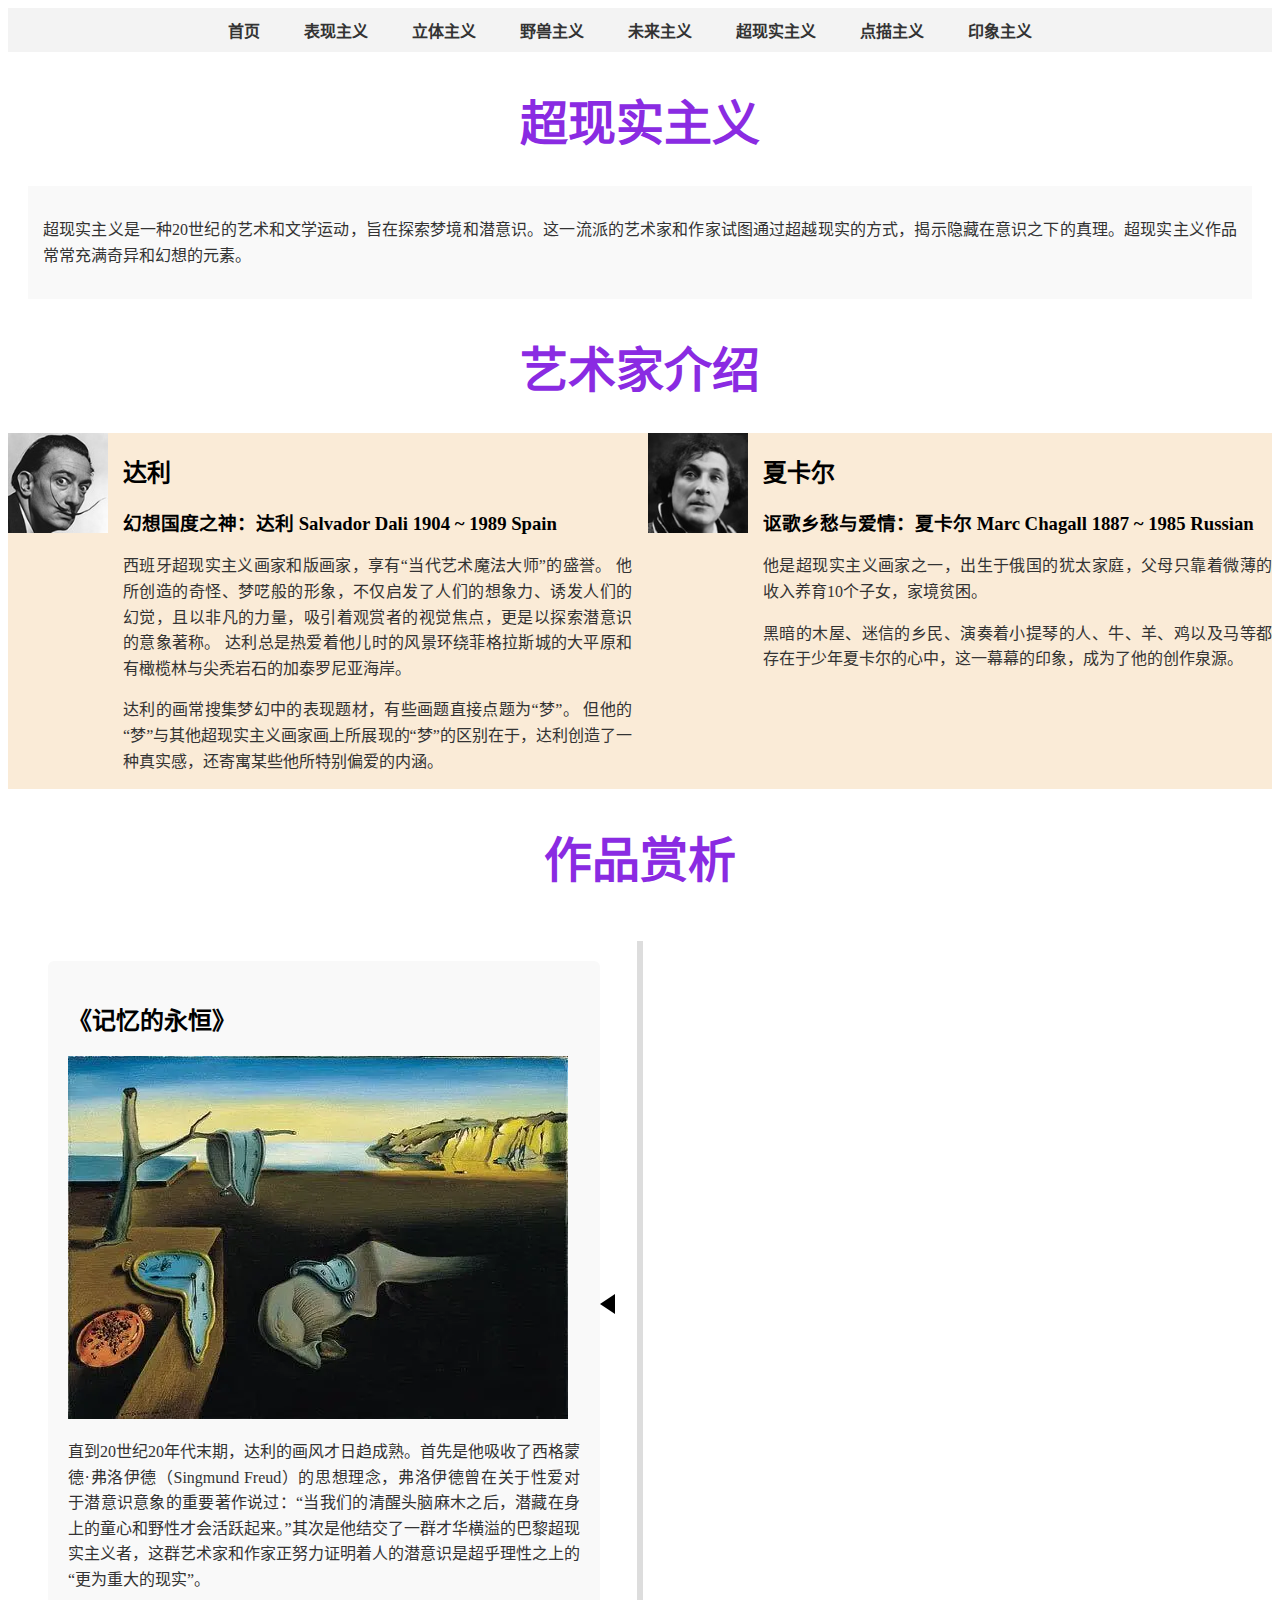
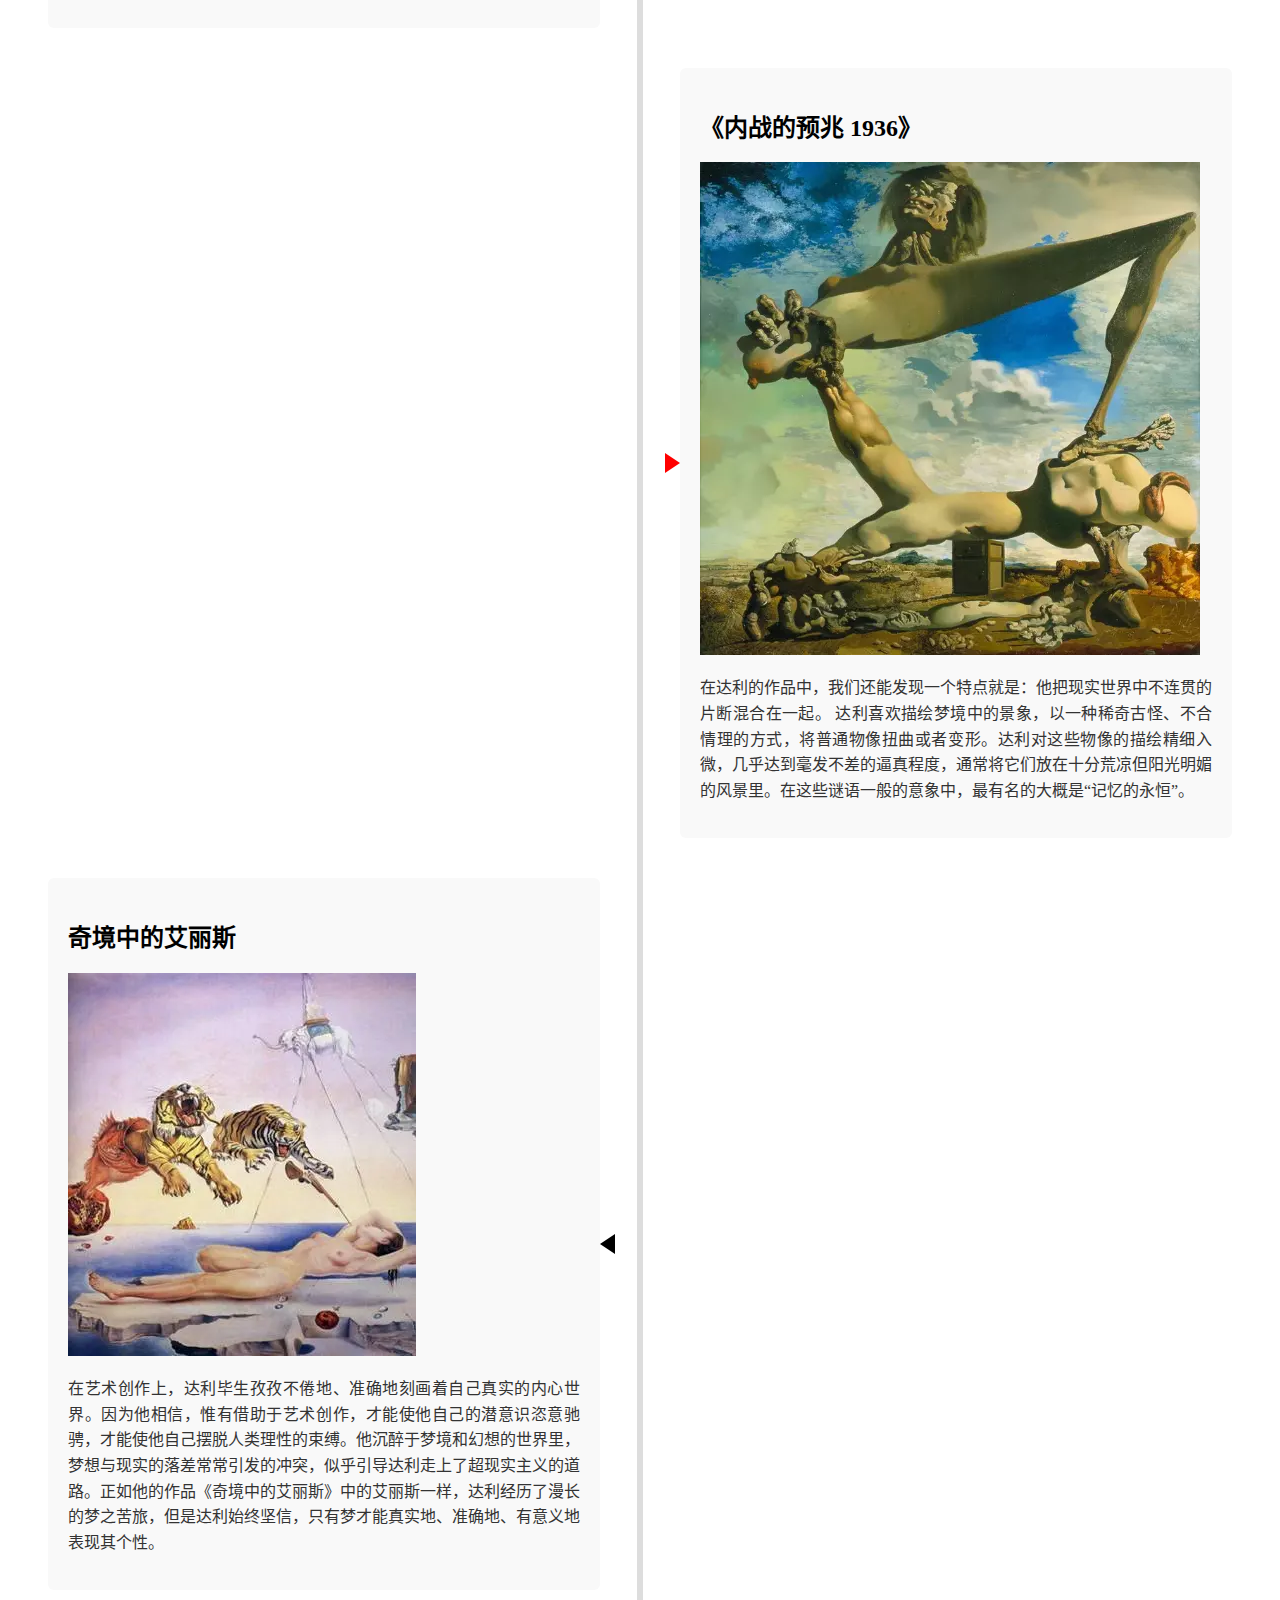
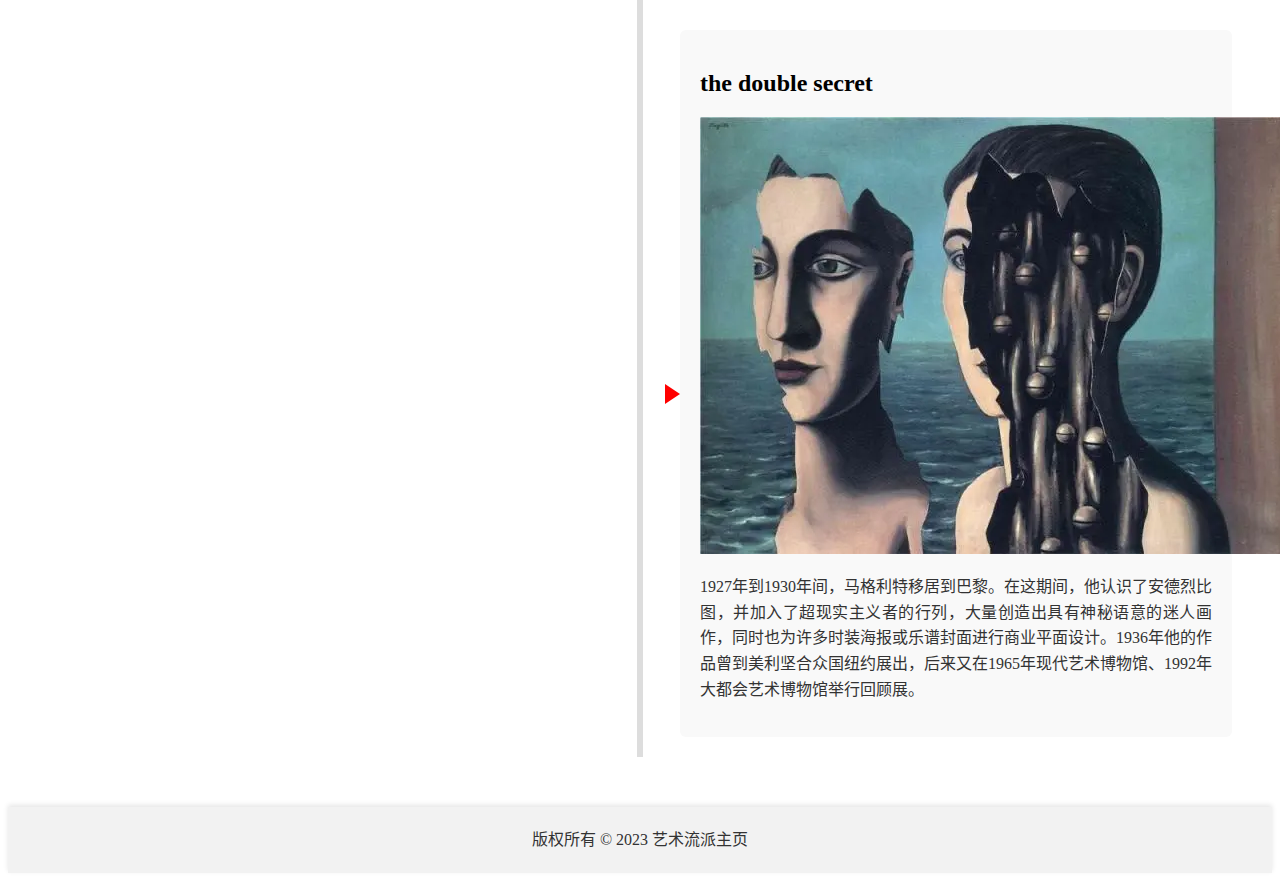
<file: html/art5.html>
<!DOCTYPE html>
<html lang="zh-CN">
<head>
    <meta charset="UTF-8">
    <title>超现实主义 - 艺术流派</title>
    <link rel="stylesheet" href="../css/art.css"> 
    <link rel="icon" href="../img/a.png" type="image/x-icon">
</head>
<body>
    <header>
    
        <ul>
          <li><a href="../index.html">首页</a></li>
          <li><a href="art1.html">表现主义</a></li>
          <li><a href="art2.html">立体主义</a></li>
          <li><a href="art3.html">野兽主义</a></li>
          <li><a href="art4.html">未来主义</a></li>
          <li><a href="art5.html">超现实主义</a></li>
          <li><a href="art6.html">点描主义</a></li>
          <li><a href="art7.html">印象主义</a></li>
        </ul>
      
    </header>
  
    <main>
        <h1>超现实主义</h1>
        
        <section class="introduction">
            <p>超现实主义是一种20世纪的艺术和文学运动，旨在探索梦境和潜意识。这一流派的艺术家和作家试图通过超越现实的方式，揭示隐藏在意识之下的真理。超现实主义作品常常充满奇异和幻想的元素。</p>
        </section>
        <h1>艺术家介绍</h1>

        <section class="artists">
           
            <div class="artist">
                <img src="../img/chaoxianshi/chaoxianshi1.jpg" alt="艺术家1">
                <div class="artist-info">
                    <h2>达利 </h2>
                    <h3>幻想国度之神：达利 Salvador Dali 1904 ~ 1989 Spain</h3>
                    <p>西班牙超现实主义画家和版画家，享有“当代艺术魔法大师”的盛誉。 他所创造的奇怪、梦呓般的形象，不仅启发了人们的想象力、诱发人们的幻觉，且以非凡的力量，吸引着观赏者的视觉焦点，更是以探索潜意识的意象著称。 达利总是热爱着他儿时的风景环绕菲格拉斯城的大平原和有橄榄林与尖秃岩石的加泰罗尼亚海岸。</p>
                    <p>
                        达利的画常搜集梦幻中的表现题材，有些画题直接点题为“梦”。 但他的“梦”与其他超现实主义画家画上所展现的“梦”的区别在于，达利创造了一种真实感，还寄寓某些他所特别偏爱的内涵。</p>
                </div>
            </div>
            <div class="artist">
                <img src="../img/chaoxianshi/chaoxianshi2.jpg" alt="艺术家2">
                <div class="artist-info">
                    <h2>夏卡尔</h2>
                    <h3>讴歌乡愁与爱情：夏卡尔 Marc Chagall 1887 ~ 1985 Russian</h3>
                    <p>他是超现实主义画家之一，出生于俄国的犹太家庭，父母只靠着微薄的收入养育10个子女，家境贫困。</p>
                       <p >黑暗的木屋、迷信的乡民、演奏着小提琴的人、牛、羊、鸡以及马等都存在于少年夏卡尔的心中，这一幕幕的印象，成为了他的创作泉源。</p>
                       <p></p>

                </div>
            </div>
        </section>


        <h1>作品赏析</h1>

        <div class="timeline">
            <div class="timeline-item">
                <div class="timeline-content">
                    <h2>《记忆的永恒》</h2>
                    <img src="../img/chaoxianshi/a.webp" alt="">
                    <p>直到20世纪20年代末期，达利的画风才日趋成熟。首先是他吸收了西格蒙德·弗洛伊德（Singmund Freud）的思想理念，弗洛伊德曾在关于性爱对于潜意识意象的重要著作说过：“当我们的清醒头脑麻木之后，潜藏在身上的童心和野性才会活跃起来。”其次是他结交了一群才华横溢的巴黎超现实主义者，这群艺术家和作家正努力证明着人的潜意识是超乎理性之上的“更为重大的现实”。</p>
                    
                </div>
            </div>

            <div class="timeline-item">
                <div class="timeline-content">
                    <h2>《内战的预兆 1936》</h2>
                    <img src="../img/chaoxianshi/b.webp" alt="">
                    <p>在达利的作品中，我们还能发现一个特点就是：他把现实世界中不连贯的片断混合在一起。 达利喜欢描绘梦境中的景象，以一种稀奇古怪、不合情理的方式，将普通物像扭曲或者变形。达利对这些物像的描绘精细入微，几乎达到毫发不差的逼真程度，通常将它们放在十分荒凉但阳光明媚的风景里。在这些谜语一般的意象中，最有名的大概是“记忆的永恒”。</p>
                </div>
            </div>
            <div class="timeline-item">
                <div class="timeline-content">
                    <h2>奇境中的艾丽斯</h2>
                    <img src="../img/chaoxianshi/c.webp" alt="">
                    <p>在艺术创作上，达利毕生孜孜不倦地、准确地刻画着自己真实的内心世界。因为他相信，惟有借助于艺术创作，才能使他自己的潜意识恣意驰骋，才能使他自己摆脱人类理性的束缚。他沉醉于梦境和幻想的世界里，梦想与现实的落差常常引发的冲突，似乎引导达利走上了超现实主义的道路。正如他的作品《奇境中的艾丽斯》中的艾丽斯一样，达利经历了漫长的梦之苦旅，但是达利始终坚信，只有梦才能真实地、准确地、有意义地表现其个性。</p>
                </div>
            </div>
            <div class="timeline-item">
                <div class="timeline-content">
                    <h2>the double secret</h2>
                    <img src="../img/chaoxianshi/d.webp" alt="">
                    <p>1927年到1930年间，马格利特移居到巴黎。在这期间，他认识了安德烈比图，并加入了超现实主义者的行列，大量创造出具有神秘语意的迷人画作，同时也为许多时装海报或乐谱封面进行商业平面设计。1936年他的作品曾到美利坚合众国纽约展出，后来又在1965年现代艺术博物馆、1992年大都会艺术博物馆举行回顾展。</p>
                </div>
            </div>
            
        
        </div>
        
        
    </main>

    <footer>
        <p>版权所有 &copy; 2023 艺术流派主页</p>
    </footer
</body>
</html>
</file>
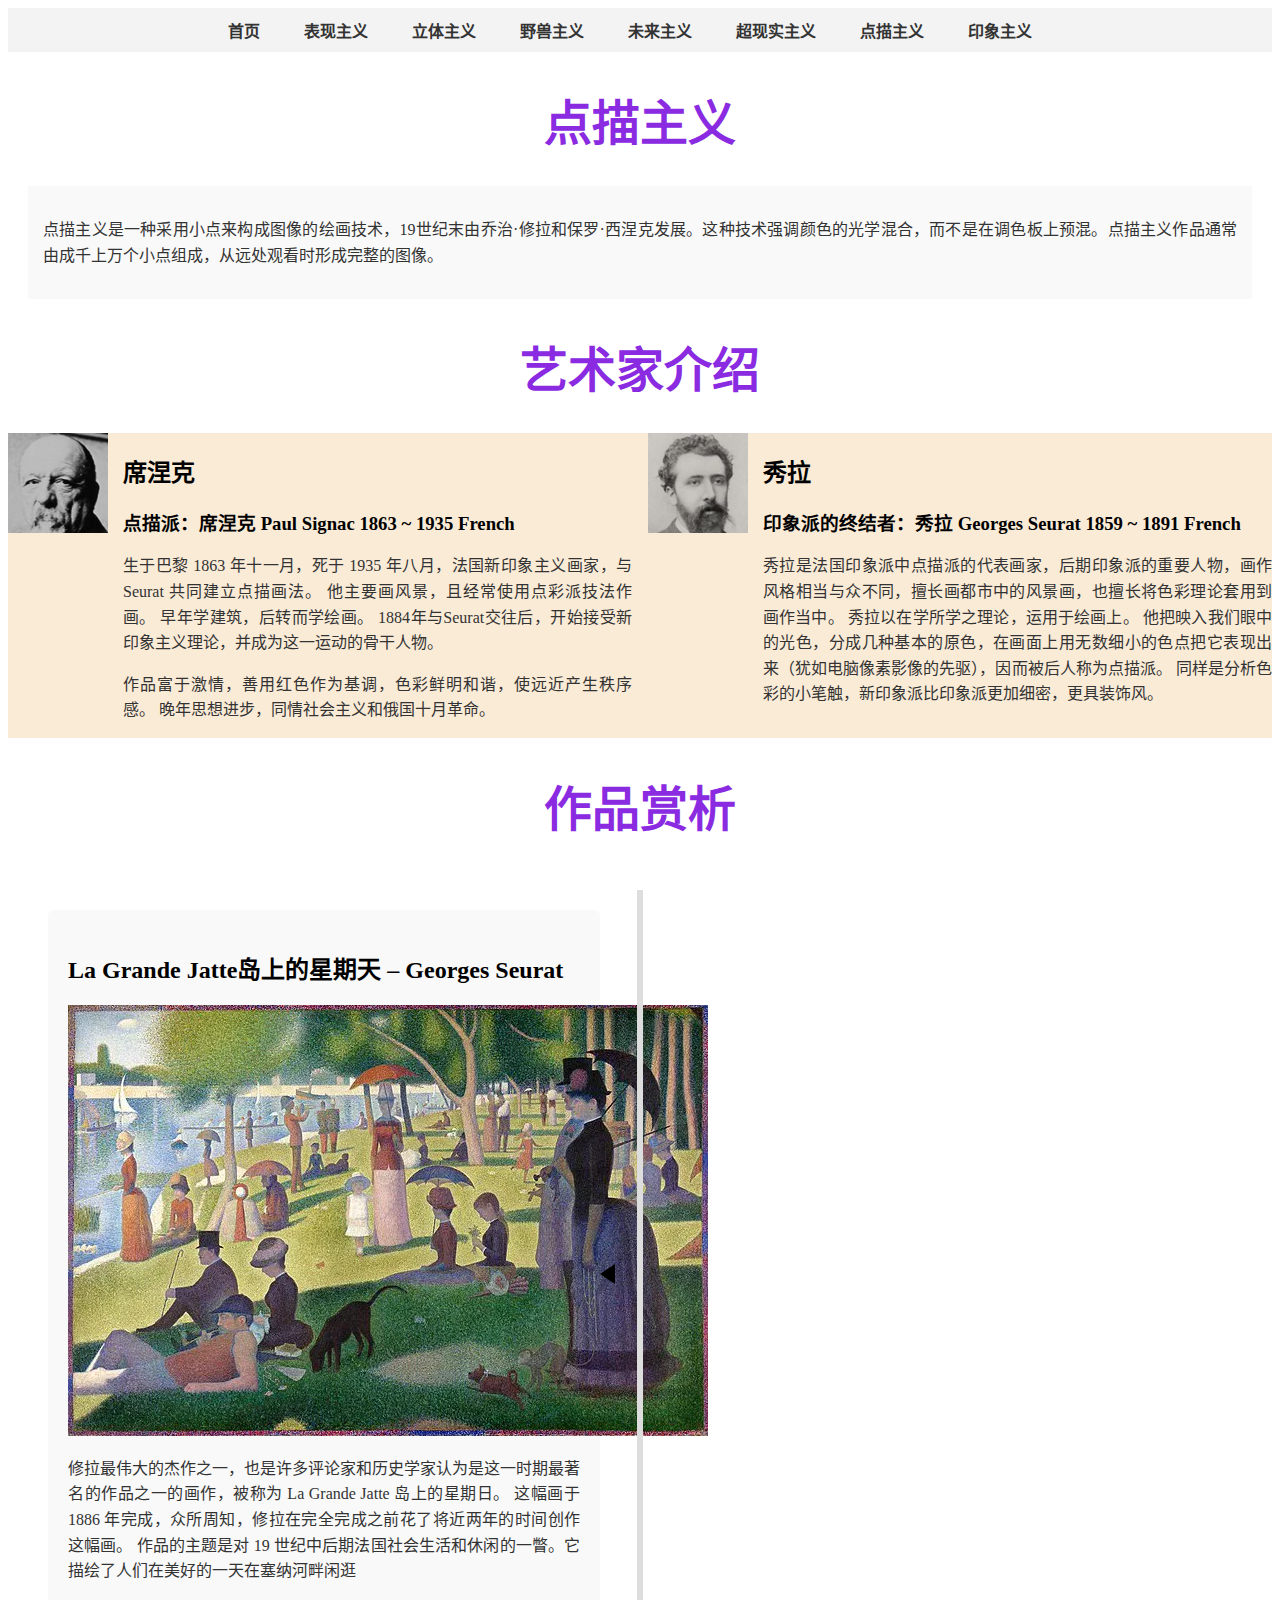
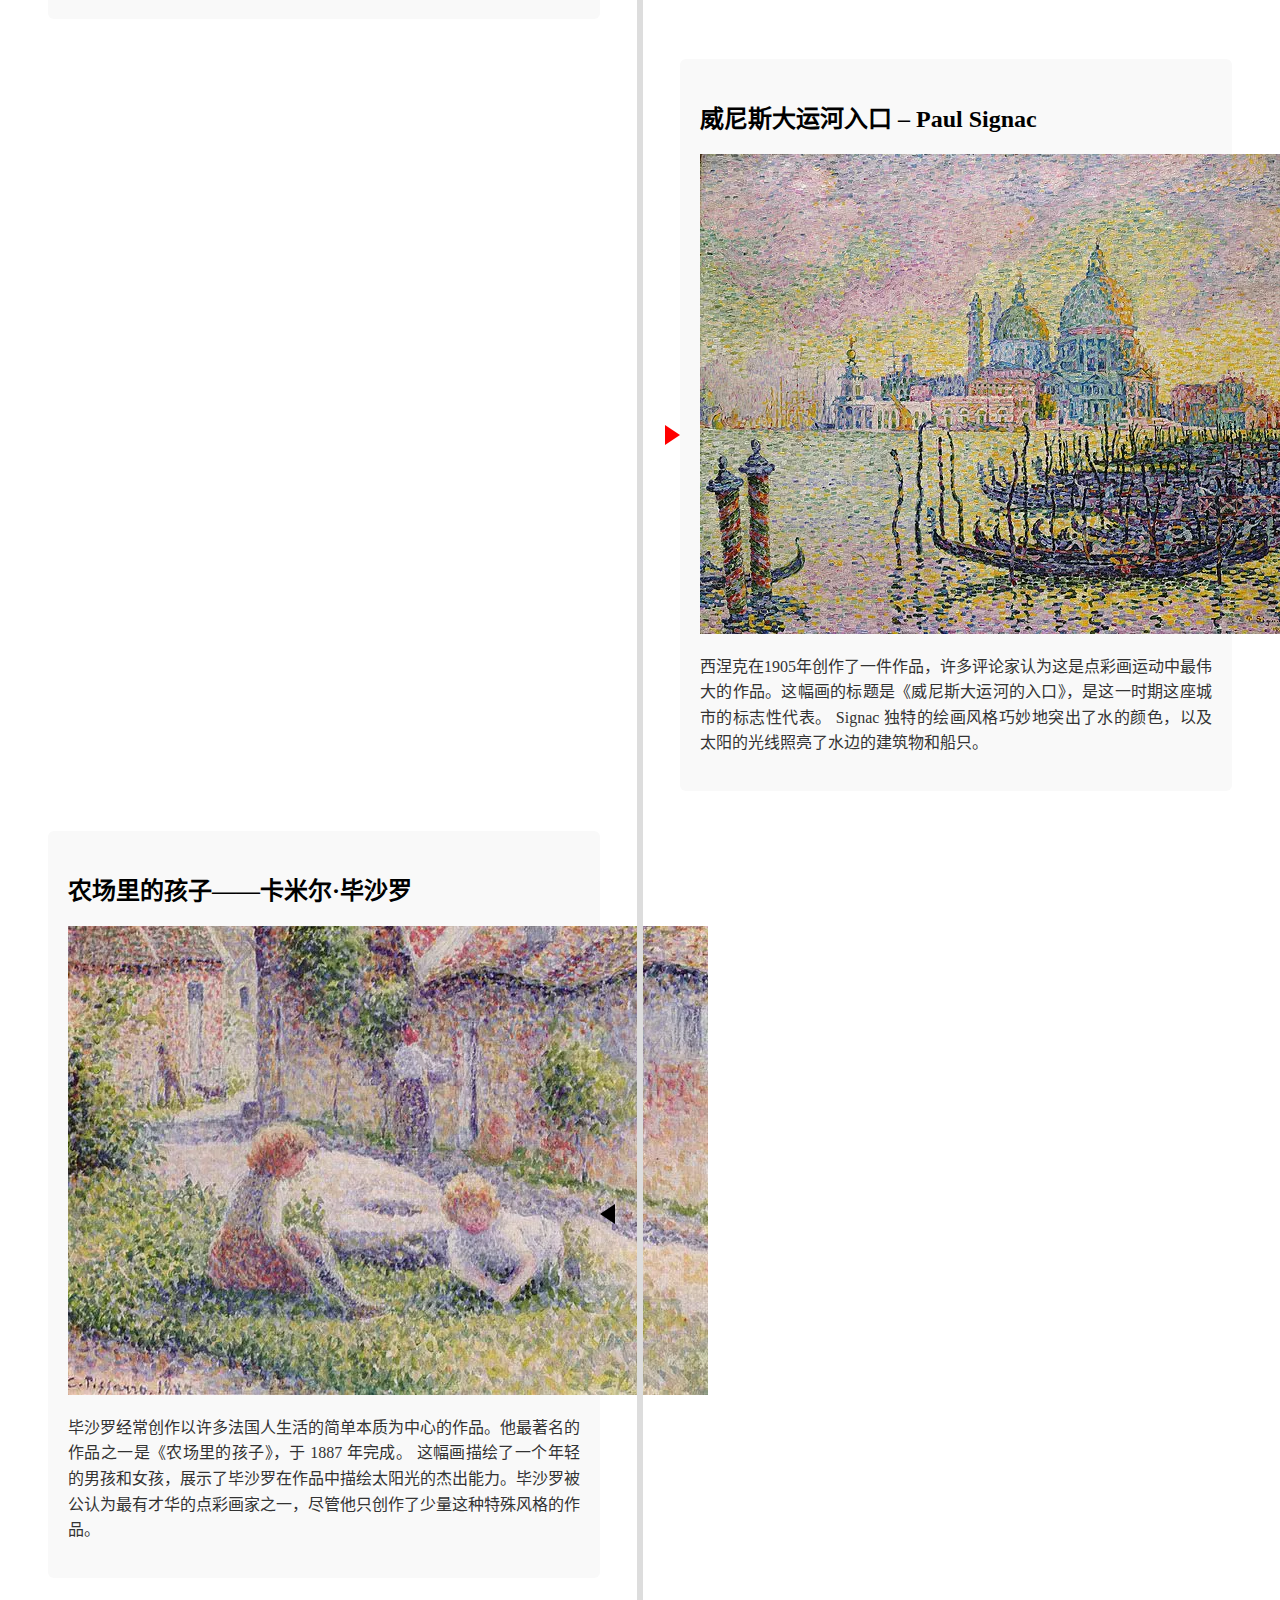
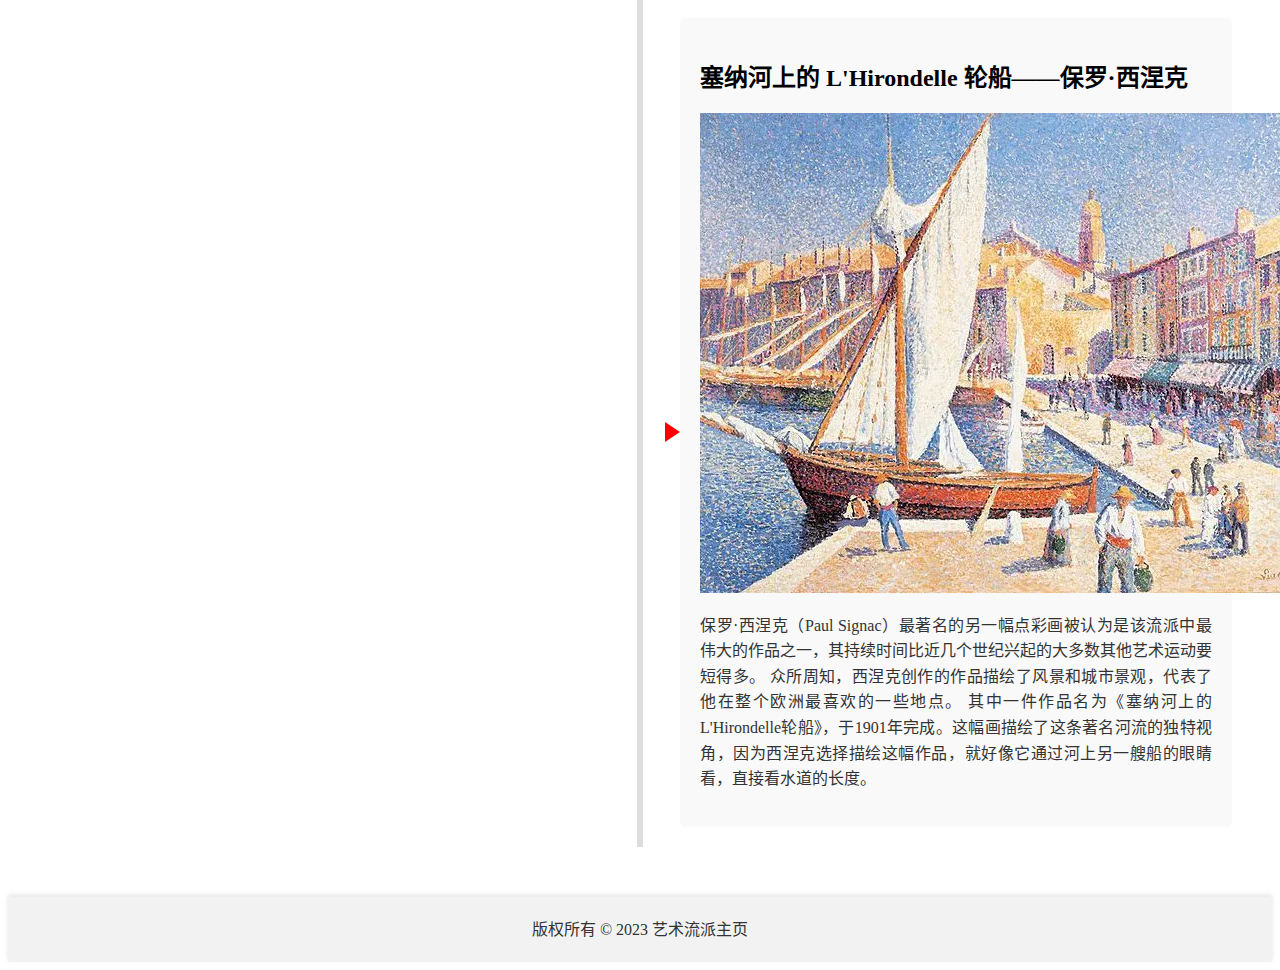
<file: html/art6.html>
<!DOCTYPE html>
<html lang="zh-CN">
<head>
    <meta charset="UTF-8">
    <title>点描主义 - 艺术流派</title>
    <link rel="stylesheet" href="../css/art.css"> 
    <link rel="icon" href="../img/a.png" type="image/x-icon">
</head>
<body>
    <header>
    
        <ul>
          <li><a href="../index.html">首页</a></li>
          <li><a href="art1.html">表现主义</a></li>
          <li><a href="art2.html">立体主义</a></li>
          <li><a href="art3.html">野兽主义</a></li>
          <li><a href="art4.html">未来主义</a></li>
          <li><a href="art5.html">超现实主义</a></li>
          <li><a href="art6.html">点描主义</a></li>
          <li><a href="art7.html">印象主义</a></li>
        </ul>
      
    </header>
  
    <main>
        <h1>点描主义</h1>
        
        <section class="introduction">
            <p>点描主义是一种采用小点来构成图像的绘画技术，19世纪末由乔治·修拉和保罗·西涅克发展。这种技术强调颜色的光学混合，而不是在调色板上预混。点描主义作品通常由成千上万个小点组成，从远处观看时形成完整的图像。</p>
        </section>
        <h1>艺术家介绍</h1>

        <section class="artists">
           
            <div class="artist">
                <img src="../img/dianmiao/dianmiao1.jpg" alt="艺术家1">
                <div class="artist-info">
                    <h2>席涅克</h2>
                    <h3>点描派：席涅克 Paul Signac 1863 ~ 1935 French</h3>
                    <p>生于巴黎 1863 年十一月，死于 1935 年八月，法国新印象主义画家，与 Seurat 共同建立点描画法。
                        他主要画风景，且经常使用点彩派技法作画。 早年学建筑，后转而学绘画。 1884年与Seurat交往后，开始接受新印象主义理论，并成为这一运动的骨干人物。</p>
                    <p>
                        作品富于激情，善用红色作为基调，色彩鲜明和谐，使远近产生秩序感。 晚年思想进步，同情社会主义和俄国十月革命。</p>
                </div>
            </div>
            <div class="artist">
                <img src="../img/dianmiao/dianmiao2.jpg" alt="艺术家2">
                <div class="artist-info">
                    <h2>秀拉</h2>
                    <h3>印象派的终结者：秀拉 Georges Seurat 1859 ~ 1891 French</h3>
                    <p>秀拉是法国印象派中点描派的代表画家，后期印象派的重要人物，画作风格相当与众不同，擅长画都市中的风景画，也擅长将色彩理论套用到画作当中。 秀拉以在学所学之理论，运用于绘画上。 他把映入我们眼中的光色，分成几种基本的原色，在画面上用无数细小的色点把它表现出来（犹如电脑像素影像的先驱），因而被后人称为点描派。 同样是分析色彩的小笔触，新印象派比印象派更加细密，更具装饰风。</p>
                    

                </div>
            </div>
        </section>


        <h1>作品赏析</h1>

        <div class="timeline">
            <div class="timeline-item">
                <div class="timeline-content">
                    <h2>La Grande Jatte岛上的星期天 – Georges Seurat</h2>
                    <img src="../img/dianmiao/a.webp" alt="">
                    <p>修拉最伟大的杰作之一，也是许多评论家和历史学家认为是这一时期最著名的作品之一的画作，被称为 La Grande Jatte 岛上的星期日。

                        这幅画于 1886 年完成，众所周知，修拉在完全完成之前花了将近两年的时间创作这幅画。
                        
                        作品的主题是对 19 世纪中后期法国社会生活和休闲的一瞥。它描绘了人们在美好的一天在塞纳河畔闲逛</p>
                    
                </div>
            </div>

            <div class="timeline-item">
                <div class="timeline-content">
                    <h2>威尼斯大运河入口 – Paul Signac</h2>
                    <img src="../img/dianmiao/b.webp" alt="">
                    <p>西涅克在1905年创作了一件作品，许多评论家认为这是点彩画运动中最伟大的作品。这幅画的标题是《威尼斯大运河的入口》，是这一时期这座城市的标志性代表。

                        Signac 独特的绘画风格巧妙地突出了水的颜色，以及太阳的光线照亮了水边的建筑物和船只。</p>
                </div>
            </div>
            <div class="timeline-item">
                <div class="timeline-content">
                    <h2>农场里的孩子——卡米尔·毕沙罗</h2>
                    <img src="../img/dianmiao/c.webp" alt="">
                    <p>毕沙罗经常创作以许多法国人生活的简单本质为中心的作品。他最著名的作品之一是《农场里的孩子》，于 1887 年完成。

                        这幅画描绘了一个年轻的男孩和女孩，展示了毕沙罗在作品中描绘太阳光的杰出能力。毕沙罗被公认为最有才华的点彩画家之一，尽管他只创作了少量这种特殊风格的作品。</p>
                </div>
            </div>
            <div class="timeline-item">
                <div class="timeline-content">
                    <h2>塞纳河上的 L'Hirondelle 轮船——保罗·西涅克</h2>
                    <img src="../img/dianmiao/d.webp" alt="">
                    <p>保罗·西涅克（Paul Signac）最著名的另一幅点彩画被认为是该流派中最伟大的作品之一，其持续时间比近几个世纪兴起的大多数其他艺术运动要短得多。

                        众所周知，西涅克创作的作品描绘了风景和城市景观，代表了他在整个欧洲最喜欢的一些地点。
                        
                        其中一件作品名为《塞纳河上的L'Hirondelle轮船》，于1901年完成。这幅画描绘了这条著名河流的独特视角，因为西涅克选择描绘这幅作品，就好像它通过河上另一艘船的眼睛看，直接看水道的长度。</p>
                </div>
            </div>
            
        
        </div>
        
        
    </main>

    <footer>
        <p>版权所有 &copy; 2023 艺术流派主页</p>
    </footer
</body>
</html>
</file>
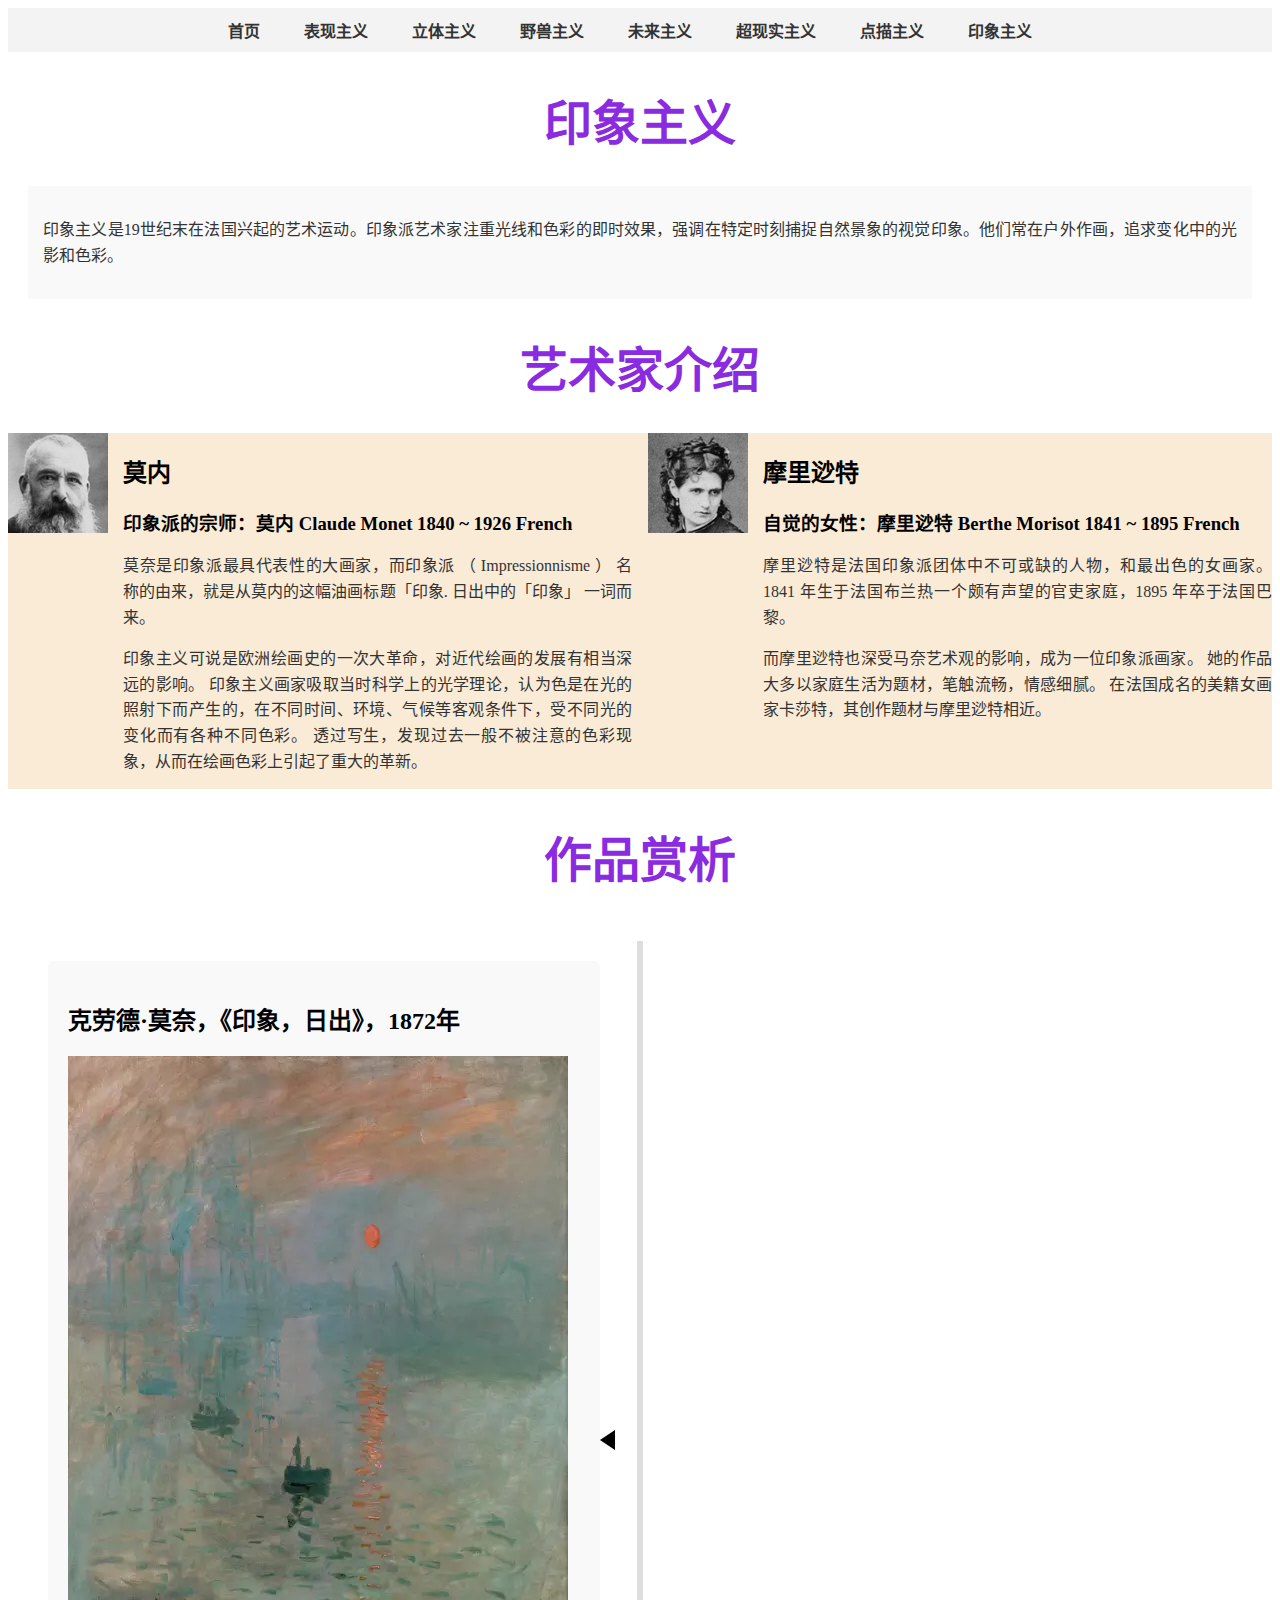
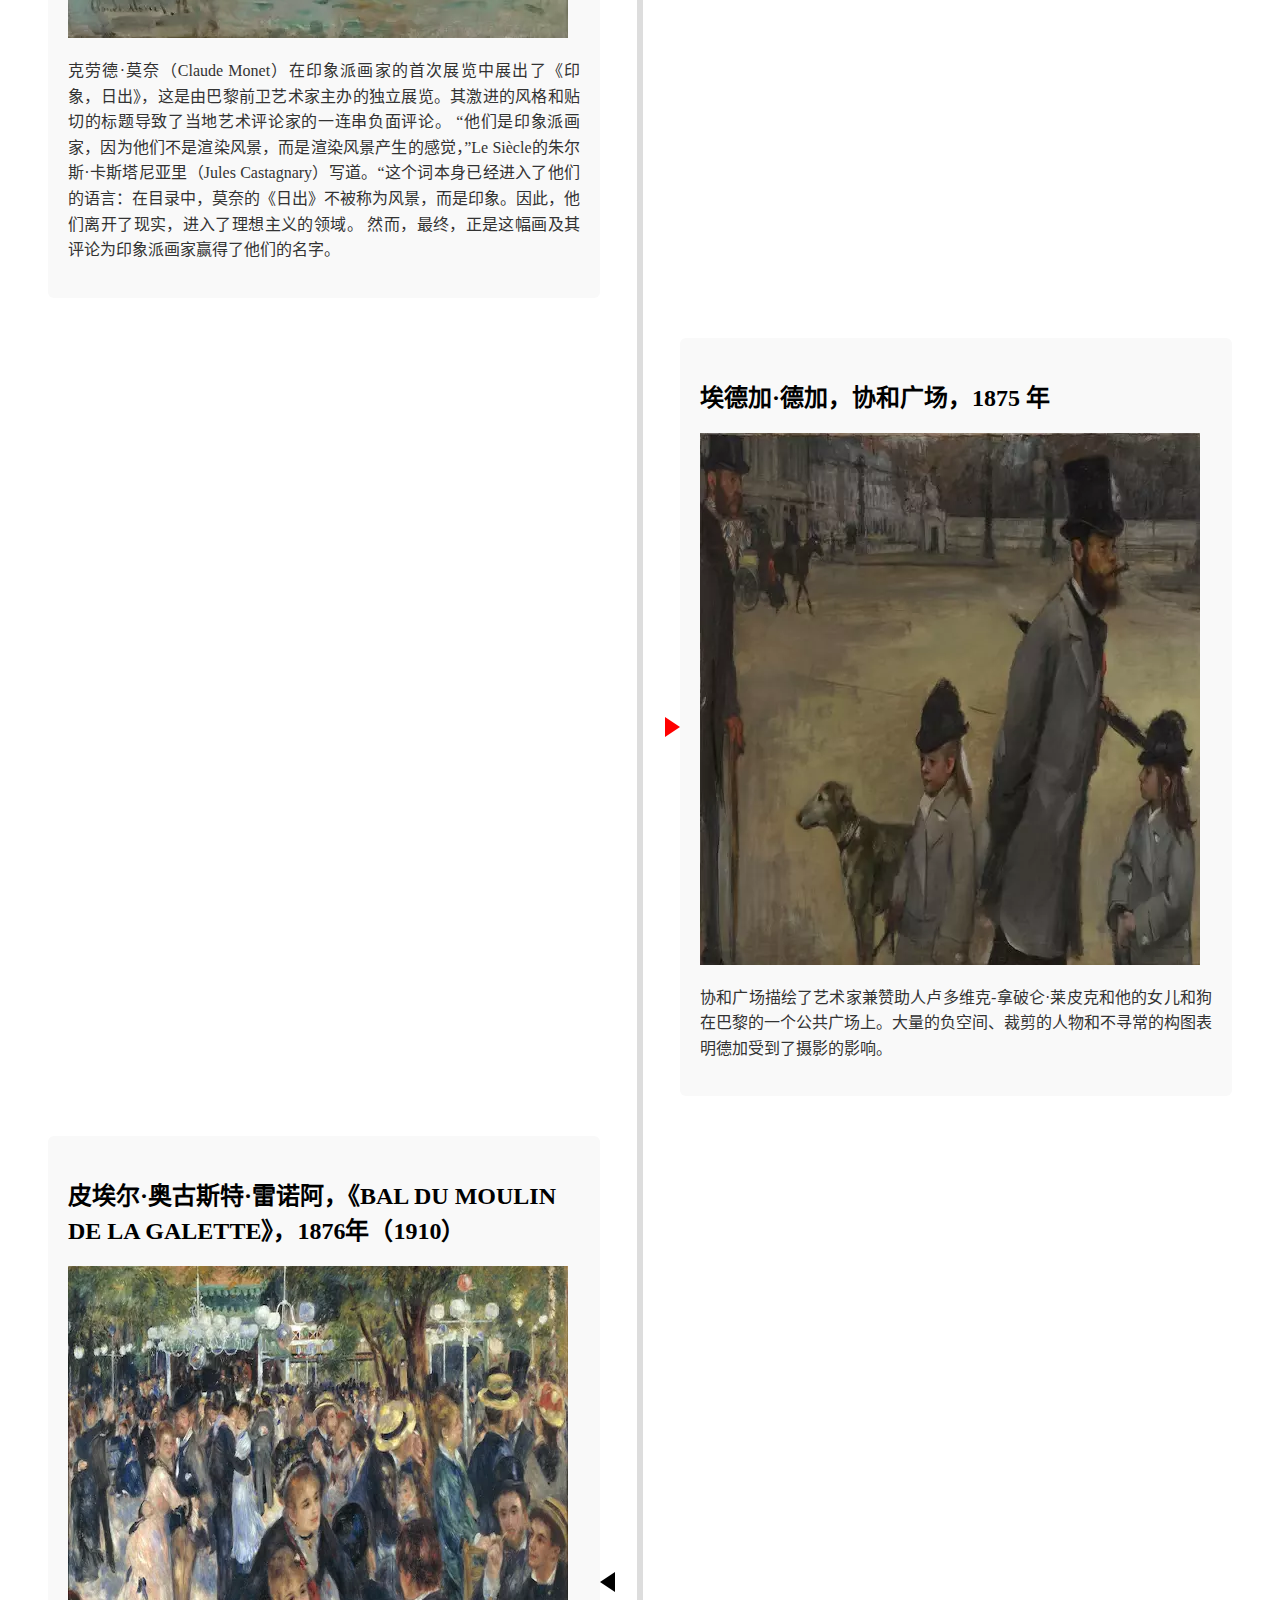
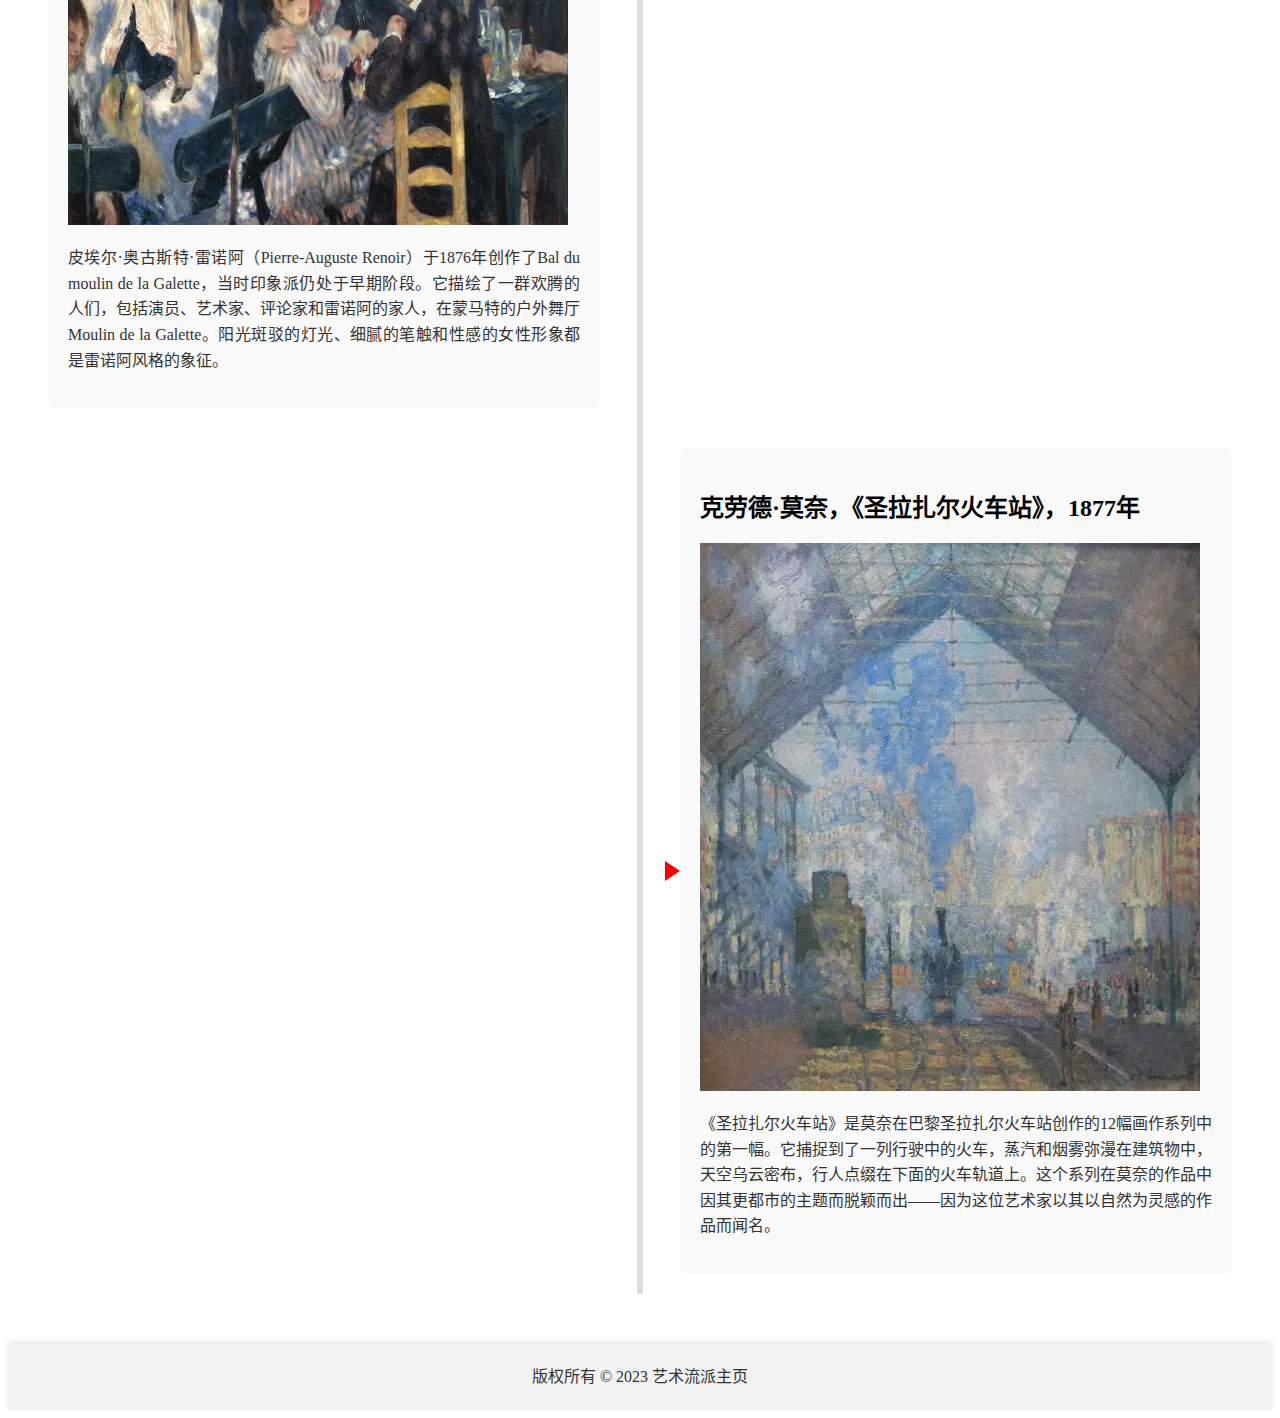
<file: html/art7.html>
<!DOCTYPE html>
<html lang="zh-CN">
<head>
    <meta charset="UTF-8">
    <title>印象主义 - 艺术流派</title>
    <link rel="stylesheet" href="../css/art.css"> 
    <link rel="icon" href="../img/a.png" type="image/x-icon">
</head>
<body>
    <header>
    
        <ul>
          <li><a href="../index.html">首页</a></li>
          <li><a href="art1.html">表现主义</a></li>
          <li><a href="art2.html">立体主义</a></li>
          <li><a href="art3.html">野兽主义</a></li>
          <li><a href="art4.html">未来主义</a></li>
          <li><a href="art5.html">超现实主义</a></li>
          <li><a href="art6.html">点描主义</a></li>
          <li><a href="art7.html">印象主义</a></li>
        </ul>
      
    </header>
  
    <main>
        <h1>印象主义</h1>
        
        <section class="introduction">
            <p>印象主义是19世纪末在法国兴起的艺术运动。印象派艺术家注重光线和色彩的即时效果，强调在特定时刻捕捉自然景象的视觉印象。他们常在户外作画，追求变化中的光影和色彩。</p>
        </section>
        <h1>艺术家介绍</h1>

        <section class="artists">
           
            <div class="artist">
                <img src="../img/yinxiang/yinxiang1.jpg" alt="艺术家1">
                <div class="artist-info">
                    <h2>莫内</h2>
                    <h3>印象派的宗师：莫内 Claude Monet 1840 ~ 1926 French</h3>
                    <p>莫奈是印象派最具代表性的大画家，而印象派 （ Impressionnisme ） 名称的由来，就是从莫内的这幅油画标题「印象. 日出中的「印象」 一词而来。</p>
                    <p>印象主义可说是欧洲绘画史的一次大革命，对近代绘画的发展有相当深远的影响。 印象主义画家吸取当时科学上的光学理论，认为色是在光的照射下而产生的，在不同时间、环境、气候等客观条件下，受不同光的变化而有各种不同色彩。 透过写生，发现过去一般不被注意的色彩现象，从而在绘画色彩上引起了重大的革新。</p>
                </div>
            </div>
            <div class="artist">
                <img src="../img/yinxiang/yinxiang2.jpg" alt="艺术家2">
                <div class="artist-info">
                    <h2>摩里逤特</h2>
                    <h3>自觉的女性：摩里逤特 Berthe Morisot 1841 ~ 1895 French</h3>
                    <p>摩里逤特是法国印象派团体中不可或缺的人物，和最出色的女画家。 1841 年生于法国布兰热一个颇有声望的官吏家庭，1895 年卒于法国巴黎。</p>
                       <p >而摩里逤特也深受马奈艺术观的影响，成为一位印象派画家。 她的作品大多以家庭生活为题材，笔触流畅，情感细腻。 在法国成名的美籍女画家卡莎特，其创作题材与摩里逤特相近。</p>

                </div>
            </div>
        </section>


        <h1>作品赏析</h1>

        <div class="timeline">
            <div class="timeline-item">
                <div class="timeline-content">
                    <h2>克劳德·莫奈，《印象，日出》，1872年</h2>
                    <img src="../img/yinxiang/a.webp" alt="">
                    <p>克劳德·莫奈（Claude Monet）在印象派画家的首次展览中展出了《印象，日出》，这是由巴黎前卫艺术家主办的独立展览。其激进的风格和贴切的标题导致了当地艺术评论家的一连串负面评论。

                        “他们是印象派画家，因为他们不是渲染风景，而是渲染风景产生的感觉，”Le Siècle的朱尔斯·卡斯塔尼亚里（Jules Castagnary）写道。“这个词本身已经进入了他们的语言：在目录中，莫奈的《日出》不被称为风景，而是印象。因此，他们离开了现实，进入了理想主义的领域。
                        
                        然而，最终，正是这幅画及其评论为印象派画家赢得了他们的名字。</p>
                    
                </div>
            </div>

            <div class="timeline-item">
                <div class="timeline-content">
                    <h2>埃德加·德加，协和广场，1875 年</h2>
                    <img src="../img/yinxiang/b.webp" alt="">
                    <p>协和广场描绘了艺术家兼赞助人卢多维克-拿破仑·莱皮克和他的女儿和狗在巴黎的一个公共广场上。大量的负空间、裁剪的人物和不寻常的构图表明德加受到了摄影的影响。</p>
                </div>
            </div>
            <div class="timeline-item">
                <div class="timeline-content">
                    <h2>皮埃尔·奥古斯特·雷诺阿，《BAL DU MOULIN DE LA GALETTE》，1876年（1910）</h2>
                    <img src="../img/yinxiang/c.webp" alt="">
                    <p>皮埃尔·奥古斯特·雷诺阿（Pierre-Auguste Renoir）于1876年创作了Bal du moulin de la Galette，当时印象派仍处于早期阶段。它描绘了一群欢腾的人们，包括演员、艺术家、评论家和雷诺阿的家人，在蒙马特的户外舞厅 Moulin de la Galette。阳光斑驳的灯光、细腻的笔触和性感的女性形象都是雷诺阿风格的象征。</p>
                </div>
            </div>
            <div class="timeline-item">
                <div class="timeline-content">
                    <h2>克劳德·莫奈，《圣拉扎尔火车站》，1877年</h2>
                    <img src="../img/yinxiang/d.webp" alt="">
                    <p>《圣拉扎尔火车站》是莫奈在巴黎圣拉扎尔火车站创作的12幅画作系列中的第一幅。它捕捉到了一列行驶中的火车，蒸汽和烟雾弥漫在建筑物中，天空乌云密布，行人点缀在下面的火车轨道上。这个系列在莫奈的作品中因其更都市的主题而脱颖而出——因为这位艺术家以其以自然为灵感的作品而闻名。</p>
                </div>
            </div>
            
        
        </div>
        
        
    </main>

    <footer>
        <p>版权所有 &copy; 2023 艺术流派主页</p>
    </footer
</body>
</html>
</file>
<file: css/styles.css>
body{
    margin:auto;
}


  
  h1 {
    font-family: 'Dancing Script', cursive; 
    font-size: 48px; 
    color: deeppink;
    text-align: center;
  }
  h2 {
    font-family: 'Dancing Script', cursive; 
    font-size: 30px; 
    color: rgb(20, 255, 239);
    text-align: center;
  }
  
    p {
      font-family: 'Georgia', serif; 
      line-height: 1.6; 
      color: #333333; 
      margin-bottom: 15px; 
      text-align: justify;
      }  

  
header {
    background-color: #f3f3f3; 
    padding: 10px 0; 
    text-align: center; 
    margin: 0;
}

header ul {
    list-style-type: none; 
    margin: 0; 
    padding: 0; 
    overflow: hidden; 
}

header li {
    display: inline; 
    margin-right: 20px; 
}

header li a {
    text-decoration: none; 
    color: #333333; 
    font-size: 16px; 
    font-weight: bold; 
    padding: 8px 10px; 
    border-radius: 4px; 
    transition: background-color 0.3s; 
}

header li a:hover {
    background-color: #ddd; 
}


/* Flexbox容器样式 */
.container {
    display: flex;
    margin: 0 auto;
    max-width: 1200px;
  }


/* 轮播图容器样式 */
.carousel {
    width: 720px;
    height: 720px;
    overflow: hidden;
    position: relative; 
  }
  
  /* 轮播项样式 */
  .carousel-item {
    position: absolute;
    top: 0;
    left: 0;
    width: 100%;
    height: 100%;
    opacity: 0;
    transition: opacity 1s;
    display: flex; 
    justify-content: center; 
    align-items: center; 
  }
  
  /* 图片样式 */
  .carousel-item img {
    max-width: 100%; 
    max-height: 100%; 
    object-fit: cover; 
  }
  
  /* 标题样式 */
  .carousel-caption {
    position: absolute;
    bottom: 0;
    width: 100%;
    color: white;
    background-color: rgba(0, 0, 0, 0.5);
    padding: 5px;
    text-align: center; 
  }
  
  
  
  
  
  /* 画廊链接样式 */
  .gallery-links {
    flex: 1; 
    padding: 10px;
    display: flex;
    flex-direction: column; 
    justify-content: center; 
    align-items: flex-start; 
  }





  
  .gallery-link {
    background-color: #f0f0f0;
    color: #333;
    text-decoration: none;
    padding: 10px 15px;
    margin-bottom: 10px;
    border-radius: 5px;
    transition: background-color 10s ease;
    position: relative;
    overflow: hidden;
    box-shadow: 0 0 10px rgba(0,0,0,0.3);
}

.gallery-link:hover {
    color: pink;
    background-color: #ff4500;
    box-shadow: 0 0 15px rgba(255,69,0,0.7);
    text-shadow: 0 0 10px rgba(255,255,255,0.8);
}

.gallery-link::after {
    content: '';
    position: absolute;
    top: 100%;
    left: 0;
    right: 0;
    bottom: 0;
    background: linear-gradient(transparent, rgba(255,69,0,0.6));
    transition: top 10s ease;
    z-index: -1;
}

.gallery-link:hover::after {
  top: 0;
}









  /* 答题 */
  #artQuizGame {
    text-align: center;
    padding: 20px;
}

#choices {
    margin-top: 20px;
}

button {
    margin-top: 10px;
    padding: 10px 20px;
}


footer{
  background-color: #ddd;
  margin-bottom: 0px;
}
  

footer {
  background-color: #f2f2f2; 
  color: #333; 
  text-align: center; 
  padding: 20px 0; 
  bottom: 0; 
  width: 100%; 
  box-shadow: 0 -2px 5px rgba(0, 0, 0, 0.1); 
}

footer p {
  margin: 0; 
  font-size: 16px; 
  text-align: center;
}
</file>
<file: css/art.css>
header {
    background-color: #f3f3f3; 
    padding: 10px 0; 
    text-align: center; 
    margin: 0;
}

header ul {
    list-style-type: none; 
    margin: 0; 
    padding: 0; 
    overflow: hidden; 
}

header li {
    display: inline; 
    margin-right: 20px; 
}

header li a {
    text-decoration: none; 
    color: #333333; 
    font-size: 16px; 
    font-weight: bold; 
    padding: 8px 10px; 
    border-radius: 4px; 
    transition: background-color 0.3s; 
}

header li a:hover {
    background-color: #ddd; 
}


.introduction {
    margin: 20px;
    padding: 15px;
    background-color: #f9f9f9;
    font-family:  'Arial Narrow', Arial, sans-serif;
}

.artists {
    margin: 0;
    height: auto;
    background-color: antiquewhite;
}
  
.artist-info {
    overflow: hidden;
}

h1{
    font-family: 'Dancing Script', cursive; 
    font-size: 48px; 
    color: blueviolet;
    text-align: center;
}
p {
    font-family: 'Georgia', serif; 
    line-height: 1.6; 
    color: #333333; 
    margin-bottom: 15px; 
    text-align: justify; 
}




.artists{
    column-count: 2;

}

.artist img {
    float: left;
    margin-right: 15px;
    width: 100px; 
    height: auto;
}












.timeline {
    position: relative;
    margin: 50px 0;
}

.timeline::after {
    content: '';
    position: absolute;
    width: 6px;
    background-color: #ddd;
    top: 0;
    bottom: 0;
    left: 50%;
    margin-left: -3px;
}

.timeline-item {
    position: relative;
    width: 50%;
    padding: 20px 40px;
    box-sizing: border-box;
}

.timeline-item:nth-child(odd) {
    left: 0;
}

.timeline-item:nth-child(even) {
    left: 50%;
}

.timeline-content {
    padding: 20px;
    background: #f9f9f9;
    position: relative;
    border-radius: 6px;
    
}





.timeline-content::after {
    content: '';
    position: absolute;
    width: 0;
    height: 0;
    border-style: solid;
}

.timeline-item:nth-child(odd) .timeline-content::after {
    top: 50%;
    right: -15px;
    border-width: 10px 15px 10px 0;
    border-color: transparent black transparent;
}

.timeline-item:nth-child(even) .timeline-content::after {
    top: 50%;
    left: -15px;
    border-width: 10px 0 10px 15px;
    border-color: transparent transparent transparent red;
}



footer {
    background-color: #f2f2f2; 
    color: #333; 
    text-align: center; 
    padding: 20px 0; 
    bottom: 0; 
    width: 100%; 
    box-shadow: 0 -2px 5px rgba(0, 0, 0, 0.1); 
  }
  
  footer p {
    margin: 0; 
    font-size: 16px; 
    text-align: center;
  }
</file>
